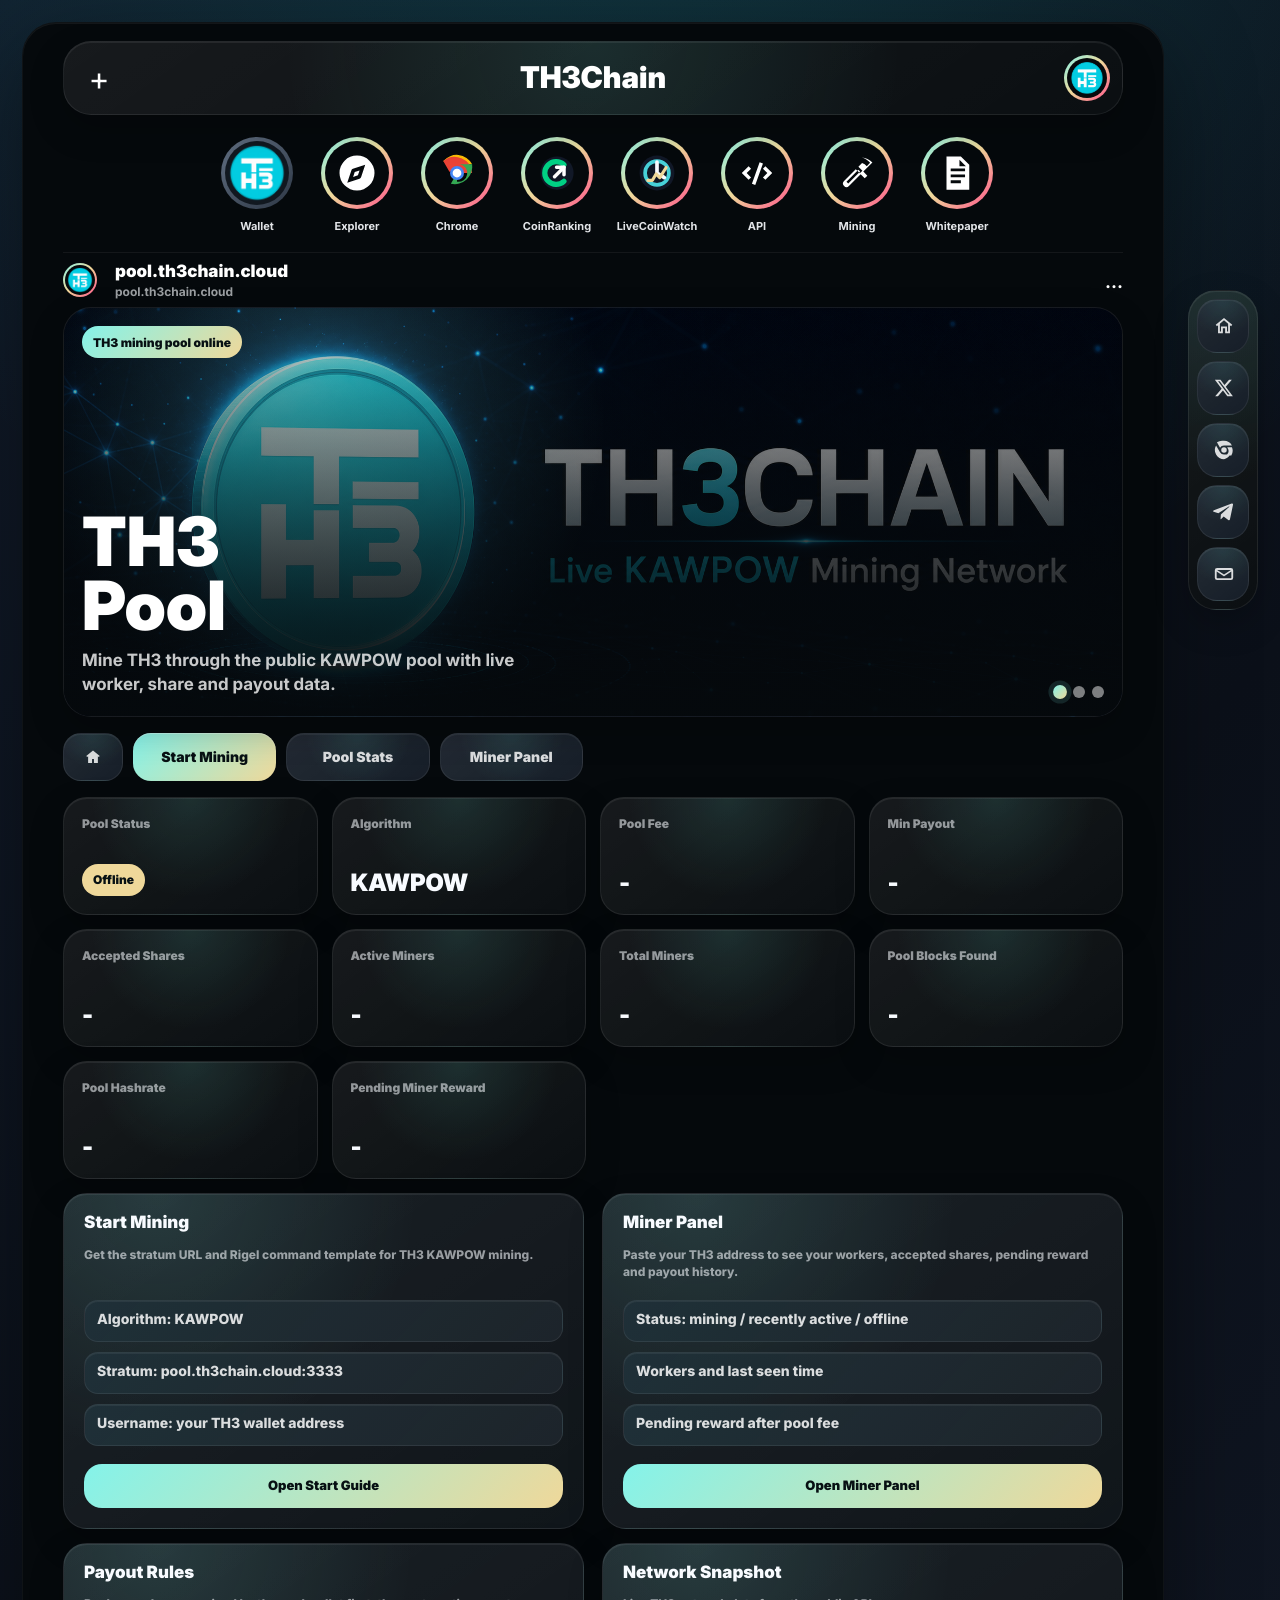
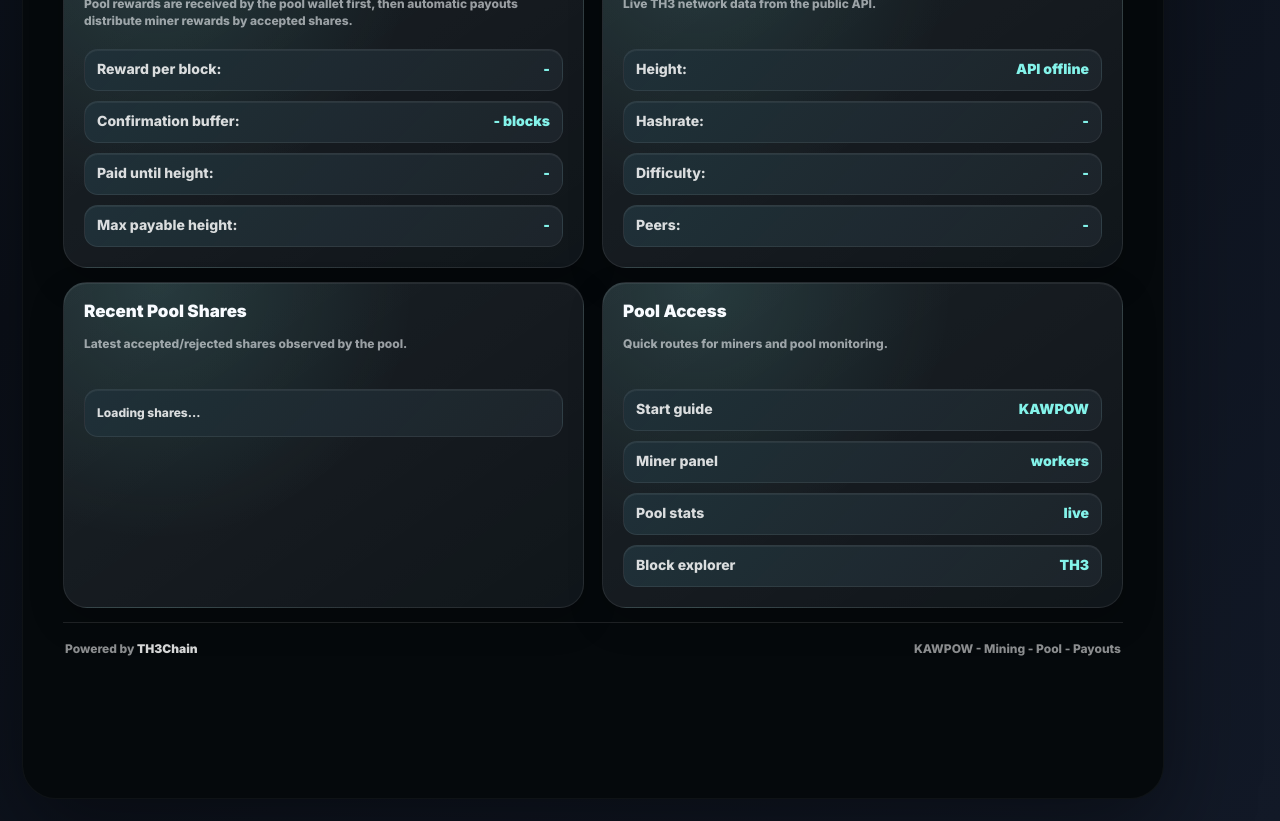
<file: index.html>
<!DOCTYPE html>
<html lang="en">
<head>
<meta charset="UTF-8">
<meta name="viewport" content="width=device-width, initial-scale=1.0">
<meta name="theme-color" content="#05090c">
<title>TH3 Pool | TH3Chain</title>
<link rel="stylesheet" href="/style.css?v=20260621-scrollhide">
<link rel="icon" type="image/png" href="/favicon.png">
<link rel="apple-touch-icon" href="/apple-touch-icon.png">
<meta property="og:title" content="TH3 Pool">
<meta property="og:image" content="https://pool.th3chain.cloud/assets/th3-logo.png?v=6">
<meta name="twitter:card" content="summary_large_image">
<meta name="twitter:title" content="TH3 Pool">
<meta name="twitter:image" content="https://pool.th3chain.cloud/assets/th3-logo.png?v=6">
</head>
<body>
<main class="phone">
  <header class="topbar">
    <a class="top-action" href="https://github.com/mathyias/TH3Coin" target="_blank" rel="noreferrer" aria-label="TH3 source">+</a>
    <h1>TH3Chain</h1>
    <img class="brand-mark" src="/assets/th3-logo.png" alt="TH3Chain">
  </header>

  <nav class="stories" aria-label="TH3 links">
    <a class="story" href="https://wallet.th3chain.cloud">
      <span class="story-ring"><img src="/assets/th3-logo.png" alt=""></span>
      <strong>Wallet</strong>
    </a>
    <a class="story" href="https://explorer.th3chain.cloud">
      <span class="story-ring">
        <svg viewBox="0 0 24 24" aria-hidden="true">
          <path fill="currentColor" d="M12 2a10 10 0 1 0 0 20 10 10 0 0 0 0-20Zm4.7 5.3-2.34 7.03a1.4 1.4 0 0 1-.9.9L6.43 17.57l2.34-7.03a1.4 1.4 0 0 1 .9-.9L16.7 7.3Zm-3.24 3.24-2.76.92-.92 2.76 2.76-.92.92-2.76Z"/>
        </svg>
      </span>
      <strong>Explorer</strong>
    </a>
    <a class="story" href="https://chromewebstore.google.com/detail/th3-wallet/kngpfocihoddeicehgikkgjbpkfnpial" target="_blank" rel="noreferrer">
      <span class="story-ring">
        <svg viewBox="0 0 24 24" aria-hidden="true">
          <path fill="#fbbc05" d="M12 12 4.15 5.2A10 10 0 0 1 20.66 7H12Z"/>
          <path fill="#ea4335" d="M12 12h8.66A10 10 0 0 0 4.15 5.2l3.52 6.1A5 5 0 0 1 12 12Z"/>
          <path fill="#34a853" d="M12 12 8.48 18.1A10 10 0 0 0 20.66 7H13.6A5 5 0 0 1 12 17Z"/>
          <path fill="#4285f4" d="M12 16a4 4 0 1 0 0-8 4 4 0 0 0 0 8Z"/>
          <path fill="#fff" d="M12 14.5a2.5 2.5 0 1 0 0-5 2.5 2.5 0 0 0 0 5Z"/>
        </svg>
      </span>
      <strong>Chrome</strong>
    </a>
    <a class="story" href="https://coinranking.com/coin/jFx1j88Fo+th3chain-th3" target="_blank" rel="noreferrer">
      <span class="story-ring">
        <svg viewBox="0 0 48 48" aria-hidden="true">
          <circle cx="24" cy="24" r="19" fill="#111827"/>
          <path d="M31.9 14.5a13 13 0 1 0 0 19" fill="none" stroke="#00d084" stroke-width="6" stroke-linecap="round"/>
          <path d="M23.5 17.5h8.5v8.5" fill="none" stroke="#fff" stroke-width="4" stroke-linecap="round" stroke-linejoin="round"/>
          <path d="M32 17.5 21.2 28.3" fill="none" stroke="#fff" stroke-width="4" stroke-linecap="round"/>
        </svg>
      </span>
      <strong>CoinRanking</strong>
    </a>
    <a class="story" href="https://www.livecoinwatch.com/price/TH3Chain-TH3" target="_blank" rel="noreferrer">
      <span class="story-ring livecoinwatch-ring" aria-hidden="true">
        <svg viewBox="0 0 48 48" focusable="false">
          <circle cx="24" cy="24" r="19" fill="#111827"/>
          <circle cx="24" cy="24" r="13" fill="none" stroke="#47d1d9" stroke-width="4"/>
          <path d="M24 12v12l8 5" fill="none" stroke="#f8fbff" stroke-width="4" stroke-linecap="round" stroke-linejoin="round"/>
          <path d="M14 32h5l4-7 4 4 7-11" fill="none" stroke="#efd89a" stroke-width="3.4" stroke-linecap="round" stroke-linejoin="round"/>
        </svg>
      </span>
      <strong>LiveCoinWatch</strong>
    </a>
    <a class="story" href="https://api.th3chain.cloud/" target="_blank" rel="noreferrer">
      <span class="story-ring api-ring" aria-hidden="true">
        <svg viewBox="0 0 24 24" focusable="false">
          <path fill="currentColor" d="M7.2 8.1 3.3 12l3.9 3.9 1.4-1.4L6.1 12l2.5-2.5-1.4-1.4Zm9.6 0-1.4 1.4 2.5 2.5-2.5 2.5 1.4 1.4 3.9-3.9-3.9-3.9ZM13.5 5.8 9.1 18.2l1.9.7 4.4-12.4-1.9-.7Z"/>
        </svg>
      </span>
      <strong>API</strong>
    </a>
    <a class="story" href="https://pool.th3chain.cloud">
      <span class="story-ring mining-ring" aria-hidden="true">
        <svg viewBox="0 0 24 24" focusable="false">
          <path fill="currentColor" d="M14.7 3.2c1.9.5 3.5 1.5 4.8 3l-1.9 1.9c-.7-.8-1.6-1.4-2.7-1.8l-2.1 2.1 2.3 2.3-1.5 1.5-2.3-2.3-6.7 6.7a2 2 0 0 0 0 2.8 2 2 0 0 0 2.8 0l6.7-6.7 2.3 2.3 1.5-1.5-2.3-2.3 5.2-5.2A11.2 11.2 0 0 0 14.7 3.2ZM7 18l-1-1 6.8-6.8 1 1L7 18Z"/>
        </svg>
      </span>
      <strong>Mining</strong>
    </a>
    <a class="story" href="https://th3chain.cloud/whitepaper.html">
      <span class="story-ring paper-ring" aria-hidden="true">
        <svg viewBox="0 0 24 24" focusable="false">
          <path fill="currentColor" d="M6 2.5h8.2L19 7.3V21.5H6V2.5Zm7.4 1.9v3.7h3.7L13.4 4.4ZM8.4 11h8.2V9.4H8.4V11Zm0 3.4h8.2v-1.6H8.4v1.6Zm0 3.4h5.8v-1.6H8.4v1.6Z"/>
        </svg>
      </span>
      <strong>Whitepaper</strong>
    </a>
  </nav>

  <section class="feed">
    <div class="post-head">
      <img class="avatar" src="/assets/th3-logo.png" alt="">
      <div>
        <strong>pool.th3chain.cloud</strong>
        <span>pool.th3chain.cloud</span>
      </div>
      <div class="dots">...</div>
    </div>

    <section class="hero">
      <div class="hero-card hero-slider" aria-label="TH3 pool news">
        <a class="hero-slide hero-slide-1 is-active" href="https://pool.th3chain.cloud">
          <span class="badge">TH3 mining pool online</span>
          <div>
            <h2>TH3<br>Pool</h2>
            <p>Mine TH3 through the public KAWPOW pool with live worker, share and payout data.</p>
          </div>
        </a>
        <a class="hero-slide hero-slide-2" href="https://coinranking.com/coin/jFx1j88Fo+th3chain-th3" target="_blank" rel="noreferrer">
          <span class="badge">CoinRanking listing live</span>
          <div>
            <h2>TH3<br>Listed</h2>
            <p>TH3Chain is visible on CoinRanking with public project data and live ecosystem links.</p>
          </div>
        </a>
        <a class="hero-slide hero-slide-3" href="https://www.livecoinwatch.com/price/TH3Chain-TH3" target="_blank" rel="noreferrer">
          <span class="badge">LiveCoinWatch listing live</span>
          <div>
            <h2>Live<br>Watch</h2>
            <p>TH3Chain is now listed on LiveCoinWatch with supply, markets and explorer references.</p>
          </div>
        </a>
        <div class="hero-dots" aria-label="News slides"><button class="is-active" type="button" aria-label="Pool news"></button><button type="button" aria-label="CoinRanking news"></button><button type="button" aria-label="LiveCoinWatch news"></button></div>
      </div>
    </section>

    <div class="actions pool-tabs">
      <a class="button pool-home-tab" href="/" aria-label="Pool home"><svg viewBox="0 0 24 24" aria-hidden="true"><path d="M12 3.2 3 10.6l1.28 1.54L5.5 11.13V20h5.25v-5.5h2.5V20h5.25v-8.87l1.22 1.01L21 10.6 12 3.2Z"/></svg><span>Home</span></a>
      <a class="button primary" href="/start.html">Start Mining</a>
      <a class="button" href="/stats.html">Pool Stats</a>
      <a class="button" href="/miner.html">Miner Panel</a>
    </div>

    <section class="stack pool-content">
<section class="grid">
    <div class="card">
      <div class="stat-label">Pool Status</div>
      <div class="stat-value">
        <span class="badge" id="poolStatus">Loading</span>
      </div>
    </div>

    <div class="card">
      <div class="stat-label">Algorithm</div>
      <div class="stat-value" id="algorithmValue">KAWPOW</div>
    </div>

    <div class="card">
      <div class="stat-label">Pool Fee</div>
      <div class="stat-value" id="poolFeeValue">-</div>
    </div>

    <div class="card">
      <div class="stat-label">Min Payout</div>
      <div class="stat-value" id="minPayoutValue">-</div>
    </div>
  </section>

  <section class="grid">
    <div class="card">
      <div class="stat-label">Accepted Shares</div>
      <div class="stat-value" id="sharesValue">-</div>
    </div>

    <div class="card">
      <div class="stat-label">Active Miners</div>
      <div class="stat-value" id="minersValue">-</div>
    </div>

    <div class="card">
      <div class="stat-label">Total Miners</div>
      <div class="stat-value" id="totalMinersValue">-</div>
    </div>

    <div class="card">
      <div class="stat-label">Pool Blocks Found</div>
      <div class="stat-value" id="blocksValue">-</div>
    </div>

    <div class="card">
      <div class="stat-label">Pool Hashrate</div>
      <div class="stat-value" id="poolHashrateValue">-</div>
    </div>

    <div class="card">
      <div class="stat-label">Pending Miner Reward</div>
      <div class="stat-value" id="pendingMinerRewardValue">-</div>
    </div>
  </section>

  <section class="pool-panels">
    <div class="card">
      <h3>Start Mining</h3>
      <p>
        Get the stratum URL and Rigel command template for TH3 KAWPOW mining.
      </p>

      <div class="steps">
        <div class="step">Algorithm: KAWPOW</div>
        <div class="step">Stratum: pool.th3chain.cloud:3333</div>
        <div class="step">Username: your TH3 wallet address</div>
      </div>

      <a class="btn btn-main" href="/start.html" style="width:100%;margin-top:14px;">
        Open Start Guide
      </a>
    </div>

    <div class="card">
      <h3>Miner Panel</h3>
      <p>
        Paste your TH3 address to see your workers, accepted shares,
        pending reward and payout history.
      </p>

      <div class="steps">
        <div class="step">Status: mining / recently active / offline</div>
        <div class="step">Workers and last seen time</div>
        <div class="step">Pending reward after pool fee</div>
      </div>

      <a class="btn btn-main" href="/miner.html" style="width:100%;margin-top:14px;">
        Open Miner Panel
      </a>
    </div>
  </section>

  <section class="pool-panels">
    <div class="card">
      <h3>Payout Rules</h3>
      <p>
        Pool rewards are received by the pool wallet first, then automatic payouts
        distribute miner rewards by accepted shares.
      </p>

      <div class="steps">
        <div class="step">Reward per block: <span id="rewardPerBlockValue">-</span></div>
        <div class="step">Confirmation buffer: <span><span id="confirmationBufferValue">-</span> blocks</span></div>
        <div class="step">Paid until height: <span id="paidUntilHeightValue">-</span></div>
        <div class="step">Max payable height: <span id="maxPayableHeightValue">-</span></div>
      </div>
    </div>

    <div class="card">
      <h3>Network Snapshot</h3>
      <p>Live TH3 network data from the public API.</p>

      <div class="steps">
        <div class="step">Height: <span id="heightValue">-</span></div>
        <div class="step">Hashrate: <span id="hashrateValue">-</span></div>
        <div class="step">Difficulty: <span id="difficultyValue">-</span></div>
        <div class="step">Peers: <span id="peersValue">-</span></div>
      </div>
    </div>
  </section>

  <section class="pool-panels">
    <div class="card">
      <h3>Recent Pool Shares</h3>
      <p class="muted">Latest accepted/rejected shares observed by the pool.</p>
      <div class="steps compact-shares" id="recentSharesList">
        <div class="step">Loading shares...</div>
      </div>
    </div>

    <div class="card">
      <h3>Pool Access</h3>
      <p class="muted">Quick routes for miners and pool monitoring.</p>
      <div class="steps">
        <a class="step" href="/start.html">Start guide <span>KAWPOW</span></a>
        <a class="step" href="/miner.html">Miner panel <span>workers</span></a>
        <a class="step" href="/stats.html">Pool stats <span>live</span></a>
        <a class="step" href="https://explorer.th3chain.cloud">Block explorer <span>TH3</span></a>
      </div>
    </div>
  </section>
      <footer class="powered-footer">
        <span>Powered by <strong>TH3Chain</strong></span>
        <span>KAWPOW - Mining - Pool - Payouts</span>
      </footer>
    </section>
  </section>

  <button class="menu-toggle" id="menuToggle" type="button" aria-expanded="false">Menu</button>
  <nav class="dock nav-links" id="navLinks" aria-label="Main navigation">
    <a href="https://th3chain.cloud" aria-label="Home"><svg viewBox="0 0 24 24" aria-hidden="true"><path d="M12 3.2 3 10.6l1.28 1.54L5.5 11.13V20h5.25v-5.5h2.5V20h5.25v-8.87l1.22 1.01L21 10.6 12 3.2Z"/></svg></a>
    <a href="https://wallet.th3chain.cloud" aria-label="Wallet"><svg viewBox="0 0 24 24" aria-hidden="true"><path d="M4.5 5h15A2.5 2.5 0 0 1 22 7.5v9A2.5 2.5 0 0 1 19.5 19h-15A2.5 2.5 0 0 1 2 16.5v-9A2.5 2.5 0 0 1 4.5 5Zm0 2A.5.5 0 0 0 4 7.5v9a.5.5 0 0 0 .5.5h15a.5.5 0 0 0 .5-.5V10H6V8h14v-.5a.5.5 0 0 0-.5-.5h-15Zm11 6H18v2h-2.5v-2Z"/></svg></a>
    <a href="https://explorer.th3chain.cloud" aria-label="Explorer"><svg viewBox="0 0 24 24" aria-hidden="true"><path d="M12 2a10 10 0 1 0 0 20 10 10 0 0 0 0-20Zm4.7 5.3-2.34 7.03a1.4 1.4 0 0 1-.9.9L6.43 17.57l2.34-7.03a1.4 1.4 0 0 1 .9-.9L16.7 7.3Z"/></svg></a>
    <a class="active" href="/" aria-label="Mining"><svg viewBox="0 0 24 24" aria-hidden="true"><path d="M13 2 4 14h6l-1 8 11-14h-7l1-6Z"/></svg></a>
    <a href="https://t.me/TH3ChainCloud" target="_blank" rel="noreferrer" aria-label="Telegram"><svg viewBox="0 0 24 24" aria-hidden="true"><path d="M21.78 4.36 18.5 19.82c-.25 1.1-.9 1.36-1.82.85l-5.02-3.7-2.42 2.33c-.27.27-.5.5-1.03.5l.37-5.1 9.28-8.39c.4-.36-.09-.56-.62-.2L5.77 13.34.83 11.8c-1.07-.34-1.09-1.07.22-1.58L20.4 2.76c.9-.33 1.68.2 1.38 1.6Z"/></svg></a>
  </nav>

  <aside class="social-rail" aria-label="TH3 social links">
    <a class="rail-link" href="https://th3chain.cloud" target="_blank" rel="noreferrer" aria-label="Main page">
      <span class="rail-icon" aria-hidden="true">
        <svg viewBox="0 0 24 24" focusable="false">
          <path d="M12 3.2 3 10.6l1.28 1.54L5.5 11.13V20h5.25v-5.5h2.5V20h5.25v-8.87l1.22 1.01L21 10.6 12 3.2Zm4.5 14.8h-1.25v-5.5h-6.5V18H7.5v-8.52L12 5.78l4.5 3.7V18Z"/>
        </svg>
      </span>
      <span class="rail-label">Main Page</span>
    </a>

    <a class="rail-link" href="https://x.com/TH3ChainCloud" target="_blank" rel="noreferrer" aria-label="Twitter">
      <span class="rail-icon" aria-hidden="true">
        <svg viewBox="0 0 24 24" focusable="false">
          <path d="M17.53 3h3.02l-6.6 7.55L21.7 21h-6.08l-4.76-6.22L5.42 21H2.38l7.06-8.07L2 3h6.23l4.3 5.69L17.53 3Zm-1.06 16.16h1.67L7.32 4.74H5.53l10.94 14.42Z"/>
        </svg>
      </span>
      <span class="rail-label">Twitter</span>
    </a>

    <a class="rail-link" href="https://chromewebstore.google.com/detail/th3-wallet/kngpfocihoddeicehgikkgjbpkfnpial" target="_blank" rel="noreferrer" aria-label="Chrome">
      <span class="rail-icon" aria-hidden="true">
        <svg viewBox="0 0 24 24" focusable="false">
          <path d="M12 2a10 10 0 0 1 8.66 5H12a5 5 0 0 0-4.33 2.5L4.3 3.66A9.96 9.96 0 0 1 12 2Zm0 20a10 10 0 0 1-8.66-15l4.33 7.5A5 5 0 0 0 12 17h6.74A9.98 9.98 0 0 1 12 22Zm8.66-13A10 10 0 0 1 20 18h-8a5 5 0 0 0 4.33-7.5L15.46 9h5.2ZM12 9a3 3 0 1 1 0 6 3 3 0 0 1 0-6Z"/>
        </svg>
      </span>
      <span class="rail-label">Chrome</span>
    </a>

    <a class="rail-link" href="https://t.me/TH3ChainCloud" target="_blank" rel="noreferrer" aria-label="Telegram">
      <span class="rail-icon" aria-hidden="true">
        <svg viewBox="0 0 24 24" focusable="false">
          <path d="M21.78 4.36 18.5 19.82c-.25 1.1-.9 1.36-1.82.85l-5.02-3.7-2.42 2.33c-.27.27-.5.5-1.03.5l.37-5.1 9.28-8.39c.4-.36-.09-.56-.62-.2L5.77 13.34.83 11.8c-1.07-.34-1.09-1.07.22-1.58L20.4 2.76c.9-.33 1.68.2 1.38 1.6Z"/>
        </svg>
      </span>
      <span class="rail-label">Telegram</span>
    </a>

    <a class="rail-link" href="mailto:contact@th3chain.cloud" aria-label="Contact">
      <span class="rail-icon" aria-hidden="true">
        <svg viewBox="0 0 24 24" focusable="false">
          <path d="M4.5 5.5h15A2.5 2.5 0 0 1 22 8v8a2.5 2.5 0 0 1-2.5 2.5h-15A2.5 2.5 0 0 1 2 16V8a2.5 2.5 0 0 1 2.5-2.5Zm0 2 7.5 5.05L19.5 7.5h-15Zm15 9A.5.5 0 0 0 20 16V9.28l-7.44 5.02a1 1 0 0 1-1.12 0L4 9.28V16a.5.5 0 0 0 .5.5h15Z"/>
        </svg>
      </span>
      <span class="rail-label">Contact</span>
    </a>
  </aside>
</main>

<script>
function initHeroNews(){
  const sliders = document.querySelectorAll('.hero-slider');
  sliders.forEach((slider) => {
    const slides = Array.from(slider.querySelectorAll('.hero-slide'));
    const dots = Array.from(slider.querySelectorAll('.hero-dots button'));
    if(!slides.length || !dots.length) return;

    let index = Math.max(0, slides.findIndex((slide) => slide.classList.contains('is-active')));
    let timer;
    const setActive = (next) => {
      index = (next + slides.length) % slides.length;
      slides.forEach((slide, i) => slide.classList.toggle('is-active', i === index));
      dots.forEach((dot, i) => dot.classList.toggle('is-active', i === index));
    };
    const start = () => {
      clearInterval(timer);
      timer = setInterval(() => setActive(index + 1), 5000);
    };

    dots.forEach((dot, i) => dot.addEventListener('click', (event) => {
      event.preventDefault();
      event.stopPropagation();
      setActive(i);
      start();
    }));
    setActive(index);
    start();
  });
}

initHeroNews();
</script>
<script>
const NETWORK_API = 'https://api.th3chain.cloud/api/network';
const POOL_API = 'https://pool.th3chain.cloud/api/pool/stats';

function th3(value){
  return `${Number(value || 0).toFixed(8)} TH3`;
}

function formatHashrate(value){
  const rate = Number(value || 0);
  if(rate >= 1e12) return `${(rate / 1e12).toFixed(2)} TH/s`;
  if(rate >= 1e9) return `${(rate / 1e9).toFixed(2)} GH/s`;
  if(rate >= 1e6) return `${(rate / 1e6).toFixed(2)} MH/s`;
  if(rate >= 1e3) return `${(rate / 1e3).toFixed(2)} KH/s`;
  return `${rate.toFixed(2)} H/s`;
}

function fmtDate(value){
  if(!value) return '-';
  return new Date(value).toLocaleString();
}

function short(value){
  if(!value) return '';
  if(value.length <= 20) return value;
  return `${value.slice(0, 12)}...${value.slice(-8)}`;
}

async function loadNetwork(){
  try{
    const res = await fetch(NETWORK_API);
    const data = await res.json();

    document.getElementById('heightValue').textContent = data.height ?? '-';
    document.getElementById('hashrateValue').textContent = formatHashrate(data.hashrate);
    document.getElementById('difficultyValue').textContent = data.difficulty ?? '-';
    document.getElementById('peersValue').textContent = data.peers ?? '-';
  }catch(e){
    document.getElementById('heightValue').textContent = 'API offline';
  }
}

async function loadPool(){
  try{
    const res = await fetch(POOL_API);
    const data = await res.json();

    document.getElementById('poolStatus').textContent = data.online ? 'Online' : 'Offline';
    document.getElementById('algorithmValue').textContent = (data.algorithm || 'kawpow').toUpperCase();
    document.getElementById('poolFeeValue').textContent = `${data.poolFeePercent ?? 0}%`;
    document.getElementById('minPayoutValue').textContent = th3(data.minPayout);
    document.getElementById('sharesValue').textContent = data.validShares ?? 0;
    document.getElementById('minersValue').textContent = data.activeMinerCount ?? data.minerCount ?? 0;
    document.getElementById('totalMinersValue').textContent = data.totalMinerCount ?? data.minerCount ?? 0;
    document.getElementById('blocksValue').textContent = data.validBlocks ?? 0;
    document.getElementById('poolHashrateValue').textContent = formatHashrate(data.hashrate);
    document.getElementById('pendingMinerRewardValue').textContent = th3(data.pendingMinerReward);
    document.getElementById('rewardPerBlockValue').textContent = th3(data.rewardPerBlock);
    document.getElementById('confirmationBufferValue').textContent = data.confirmationBuffer ?? '-';
    document.getElementById('paidUntilHeightValue').textContent = data.paidUntilHeight ?? '-';
    document.getElementById('maxPayableHeightValue').textContent = data.maxPayableHeight ?? '-';

    renderRecentShares(data.recentShares || []);
  }catch(e){
    document.getElementById('poolStatus').textContent = 'Offline';
    document.getElementById('poolStatus').className = 'badge badge-warn';
  }
}

function renderRecentShares(shares){
  const list = document.getElementById('recentSharesList');

  if(!shares.length){
    list.innerHTML = '<div class="step">No shares yet.</div>';
    return;
  }

  list.innerHTML = shares.slice(0, 10).map((share) => `
    <div class="row">
      <strong>${short(share.address || 'unknown')}</strong>
      <span>${share.validShare ? 'Accepted' : 'Rejected'} ${share.validBlock ? '| Block' : '| Share'}<br>${fmtDate(share.time)}</span>
    </div>
  `).join('');
}

loadNetwork();
loadPool();
setInterval(loadNetwork, 15000);
setInterval(loadPool, 10000);
</script>

<script>
document.querySelectorAll('.menu-toggle').forEach((button) => {
  const nav = button.closest('nav');
  const links = nav ? nav.querySelector('.nav-links') : null;

  if (!links) return;

  button.addEventListener('click', () => {
    const open = links.classList.toggle('open');
    button.setAttribute('aria-expanded', open ? 'true' : 'false');
  });

  links.querySelectorAll('a').forEach((link) => {
    link.addEventListener('click', () => {
      links.classList.remove('open');
      button.setAttribute('aria-expanded', 'false');
    });
  });
});
</script>
</body>
</html>
</file>
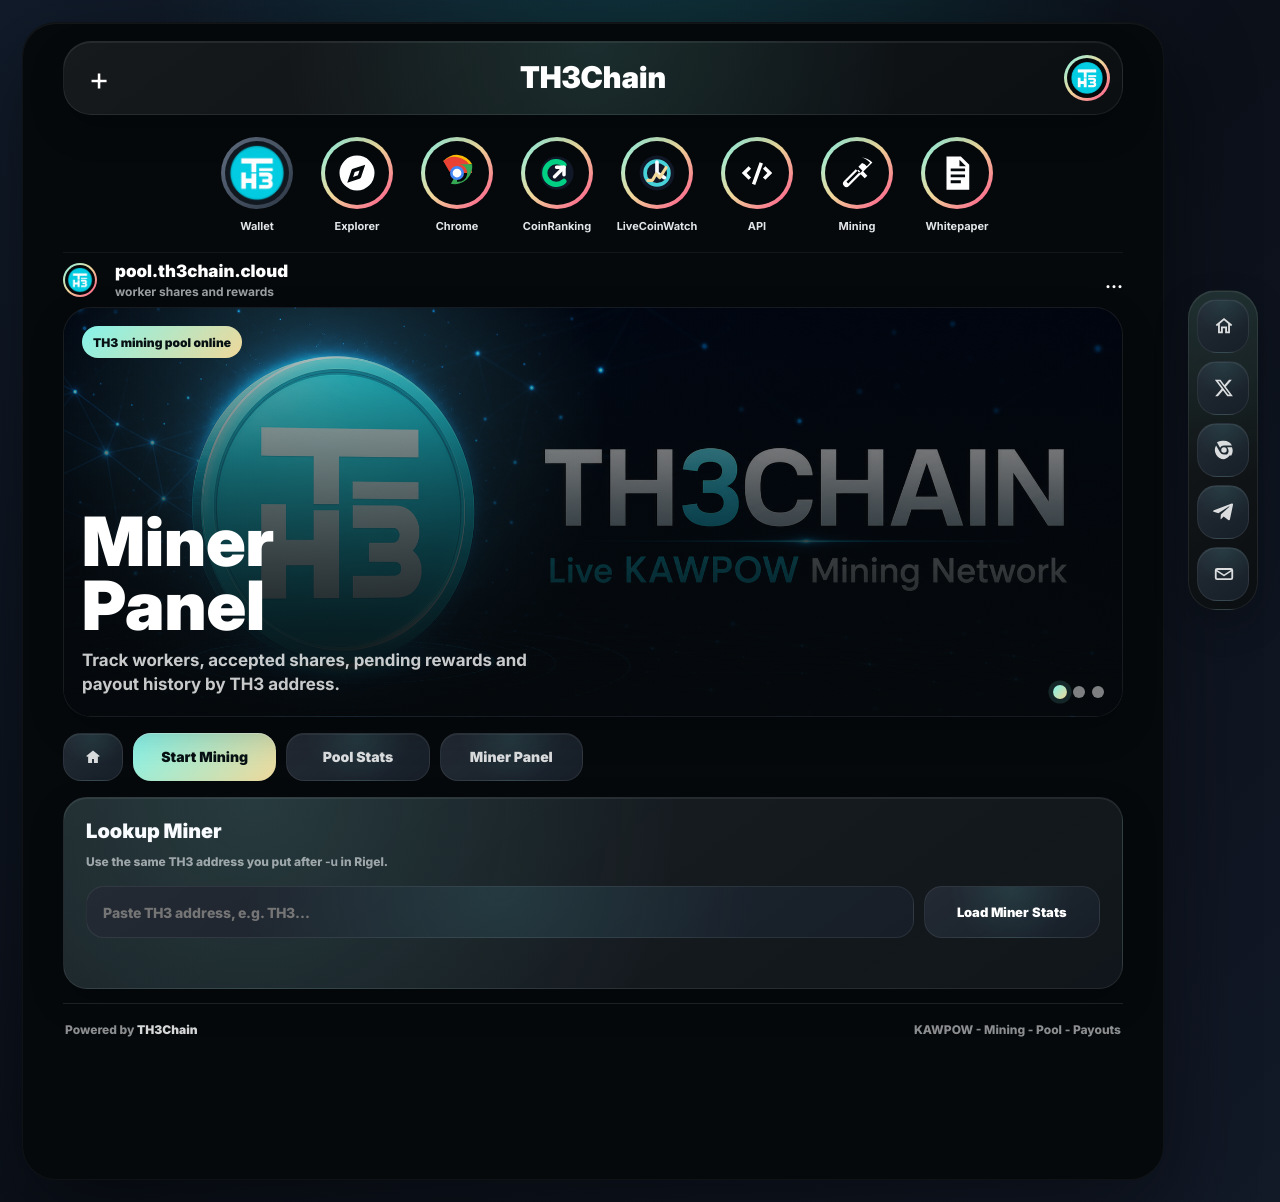
<file: miner.html>
<!DOCTYPE html>
<html lang="en">
<head>
<meta charset="UTF-8">
<meta name="viewport" content="width=device-width, initial-scale=1.0">
<meta name="theme-color" content="#05090c">
<title>Miner Panel | TH3Chain</title>
<link rel="stylesheet" href="/style.css?v=20260621-scrollhide">
<link rel="icon" type="image/png" href="/favicon.png">
<link rel="apple-touch-icon" href="/apple-touch-icon.png">
<meta property="og:title" content="Miner Panel">
<meta property="og:image" content="https://pool.th3chain.cloud/assets/th3-logo.png?v=6">
<meta name="twitter:card" content="summary_large_image">
<meta name="twitter:title" content="Miner Panel">
<meta name="twitter:image" content="https://pool.th3chain.cloud/assets/th3-logo.png?v=6">
</head>
<body>
<main class="phone">
  <header class="topbar">
    <a class="top-action" href="https://github.com/mathyias/TH3Coin" target="_blank" rel="noreferrer" aria-label="TH3 source">+</a>
    <h1>TH3Chain</h1>
    <img class="brand-mark" src="/assets/th3-logo.png" alt="TH3Chain">
  </header>

  <nav class="stories" aria-label="TH3 links">
    <a class="story" href="https://wallet.th3chain.cloud">
      <span class="story-ring"><img src="/assets/th3-logo.png" alt=""></span>
      <strong>Wallet</strong>
    </a>
    <a class="story" href="https://explorer.th3chain.cloud">
      <span class="story-ring">
        <svg viewBox="0 0 24 24" aria-hidden="true">
          <path fill="currentColor" d="M12 2a10 10 0 1 0 0 20 10 10 0 0 0 0-20Zm4.7 5.3-2.34 7.03a1.4 1.4 0 0 1-.9.9L6.43 17.57l2.34-7.03a1.4 1.4 0 0 1 .9-.9L16.7 7.3Zm-3.24 3.24-2.76.92-.92 2.76 2.76-.92.92-2.76Z"/>
        </svg>
      </span>
      <strong>Explorer</strong>
    </a>
    <a class="story" href="https://chromewebstore.google.com/detail/th3-wallet/kngpfocihoddeicehgikkgjbpkfnpial" target="_blank" rel="noreferrer">
      <span class="story-ring">
        <svg viewBox="0 0 24 24" aria-hidden="true">
          <path fill="#fbbc05" d="M12 12 4.15 5.2A10 10 0 0 1 20.66 7H12Z"/>
          <path fill="#ea4335" d="M12 12h8.66A10 10 0 0 0 4.15 5.2l3.52 6.1A5 5 0 0 1 12 12Z"/>
          <path fill="#34a853" d="M12 12 8.48 18.1A10 10 0 0 0 20.66 7H13.6A5 5 0 0 1 12 17Z"/>
          <path fill="#4285f4" d="M12 16a4 4 0 1 0 0-8 4 4 0 0 0 0 8Z"/>
          <path fill="#fff" d="M12 14.5a2.5 2.5 0 1 0 0-5 2.5 2.5 0 0 0 0 5Z"/>
        </svg>
      </span>
      <strong>Chrome</strong>
    </a>
    <a class="story" href="https://coinranking.com/coin/jFx1j88Fo+th3chain-th3" target="_blank" rel="noreferrer">
      <span class="story-ring">
        <svg viewBox="0 0 48 48" aria-hidden="true">
          <circle cx="24" cy="24" r="19" fill="#111827"/>
          <path d="M31.9 14.5a13 13 0 1 0 0 19" fill="none" stroke="#00d084" stroke-width="6" stroke-linecap="round"/>
          <path d="M23.5 17.5h8.5v8.5" fill="none" stroke="#fff" stroke-width="4" stroke-linecap="round" stroke-linejoin="round"/>
          <path d="M32 17.5 21.2 28.3" fill="none" stroke="#fff" stroke-width="4" stroke-linecap="round"/>
        </svg>
      </span>
      <strong>CoinRanking</strong>
    </a>
    <a class="story" href="https://www.livecoinwatch.com/price/TH3Chain-TH3" target="_blank" rel="noreferrer">
      <span class="story-ring livecoinwatch-ring" aria-hidden="true">
        <svg viewBox="0 0 48 48" focusable="false">
          <circle cx="24" cy="24" r="19" fill="#111827"/>
          <circle cx="24" cy="24" r="13" fill="none" stroke="#47d1d9" stroke-width="4"/>
          <path d="M24 12v12l8 5" fill="none" stroke="#f8fbff" stroke-width="4" stroke-linecap="round" stroke-linejoin="round"/>
          <path d="M14 32h5l4-7 4 4 7-11" fill="none" stroke="#efd89a" stroke-width="3.4" stroke-linecap="round" stroke-linejoin="round"/>
        </svg>
      </span>
      <strong>LiveCoinWatch</strong>
    </a>
    <a class="story" href="https://api.th3chain.cloud/" target="_blank" rel="noreferrer">
      <span class="story-ring api-ring" aria-hidden="true">
        <svg viewBox="0 0 24 24" focusable="false">
          <path fill="currentColor" d="M7.2 8.1 3.3 12l3.9 3.9 1.4-1.4L6.1 12l2.5-2.5-1.4-1.4Zm9.6 0-1.4 1.4 2.5 2.5-2.5 2.5 1.4 1.4 3.9-3.9-3.9-3.9ZM13.5 5.8 9.1 18.2l1.9.7 4.4-12.4-1.9-.7Z"/>
        </svg>
      </span>
      <strong>API</strong>
    </a>
    <a class="story" href="https://pool.th3chain.cloud">
      <span class="story-ring mining-ring" aria-hidden="true">
        <svg viewBox="0 0 24 24" focusable="false">
          <path fill="currentColor" d="M14.7 3.2c1.9.5 3.5 1.5 4.8 3l-1.9 1.9c-.7-.8-1.6-1.4-2.7-1.8l-2.1 2.1 2.3 2.3-1.5 1.5-2.3-2.3-6.7 6.7a2 2 0 0 0 0 2.8 2 2 0 0 0 2.8 0l6.7-6.7 2.3 2.3 1.5-1.5-2.3-2.3 5.2-5.2A11.2 11.2 0 0 0 14.7 3.2ZM7 18l-1-1 6.8-6.8 1 1L7 18Z"/>
        </svg>
      </span>
      <strong>Mining</strong>
    </a>
    <a class="story" href="https://th3chain.cloud/whitepaper.html">
      <span class="story-ring paper-ring" aria-hidden="true">
        <svg viewBox="0 0 24 24" focusable="false">
          <path fill="currentColor" d="M6 2.5h8.2L19 7.3V21.5H6V2.5Zm7.4 1.9v3.7h3.7L13.4 4.4ZM8.4 11h8.2V9.4H8.4V11Zm0 3.4h8.2v-1.6H8.4v1.6Zm0 3.4h5.8v-1.6H8.4v1.6Z"/>
        </svg>
      </span>
      <strong>Whitepaper</strong>
    </a>
  </nav>

  <section class="feed">
    <div class="post-head">
      <img class="avatar" src="/assets/th3-logo.png" alt="">
      <div>
        <strong>pool.th3chain.cloud</strong>
        <span>worker shares and rewards</span>
      </div>
      <div class="dots">...</div>
    </div>

    <section class="hero">
      <div class="hero-card hero-slider" aria-label="TH3 pool news">
        <a class="hero-slide hero-slide-1 is-active" href="https://pool.th3chain.cloud">
          <span class="badge">TH3 mining pool online</span>
          <div>
            <h2>Miner<br>Panel</h2>
            <p>Track workers, accepted shares, pending rewards and payout history by TH3 address.</p>
          </div>
        </a>
        <a class="hero-slide hero-slide-2" href="https://coinranking.com/coin/jFx1j88Fo+th3chain-th3" target="_blank" rel="noreferrer">
          <span class="badge">CoinRanking listing live</span>
          <div>
            <h2>TH3<br>Listed</h2>
            <p>TH3Chain is visible on CoinRanking with public project data and live ecosystem links.</p>
          </div>
        </a>
        <a class="hero-slide hero-slide-3" href="https://www.livecoinwatch.com/price/TH3Chain-TH3" target="_blank" rel="noreferrer">
          <span class="badge">LiveCoinWatch listing live</span>
          <div>
            <h2>Live<br>Watch</h2>
            <p>TH3Chain is now listed on LiveCoinWatch with supply, markets and explorer references.</p>
          </div>
        </a>
        <div class="hero-dots" aria-label="News slides"><button class="is-active" type="button" aria-label="Pool news"></button><button type="button" aria-label="CoinRanking news"></button><button type="button" aria-label="LiveCoinWatch news"></button></div>
      </div>
    </section>

    <div class="actions pool-tabs">
      <a class="button pool-home-tab" href="/" aria-label="Pool home"><svg viewBox="0 0 24 24" aria-hidden="true"><path d="M12 3.2 3 10.6l1.28 1.54L5.5 11.13V20h5.25v-5.5h2.5V20h5.25v-8.87l1.22 1.01L21 10.6 12 3.2Z"/></svg><span>Home</span></a>
      <a class="button primary" href="/start.html">Start Mining</a>
      <a class="button" href="/stats.html">Pool Stats</a>
      <a class="button" href="/miner.html">Miner Panel</a>
    </div>

    <section class="stack pool-content">
<section class="card lookup-card">
    <h3>Lookup Miner</h3>
    <p class="muted">Use the same TH3 address you put after <strong>-u</strong> in Rigel.</p>

    <div class="lookup-form">
      <input id="minerAddress" placeholder="Paste TH3 address, e.g. TH3..." autocomplete="off">
      <button class="search-btn" id="minerActionButton" type="button">Load Miner Stats</button>
      <div class="error" id="minerError"></div>
    </div>
  </section>

  <section id="minerPanel" class="is-hidden">
    <section class="grid">
      <div class="card">
        <div class="stat-label">Status</div>
        <div class="stat-value" id="minerStatus">-</div>
      </div>

      <div class="card">
        <div class="stat-label">Accepted Shares</div>
        <div class="stat-value" id="minerValidShares">-</div>
      </div>

      <div class="card">
        <div class="stat-label">Pending Reward</div>
        <div class="stat-value" id="pendingReward">-</div>
      </div>

      <div class="card">
        <div class="stat-label">Last Seen</div>
        <div class="stat-value" id="minerLastSeen">-</div>
      </div>
    </section>

    <section class="grid">
      <div class="card">
        <div class="stat-label">Rejected Shares</div>
        <div class="stat-value" id="minerInvalidShares">-</div>
      </div>

      <div class="card">
        <div class="stat-label">Miner Blocks Found</div>
        <div class="stat-value" id="minerBlocks">-</div>
      </div>

      <div class="card">
        <div class="stat-label">Miner Hashrate</div>
        <div class="stat-value" id="minerHashrate">-</div>
      </div>

      <div class="card">
        <div class="stat-label">Share Percent</div>
        <div class="stat-value" id="pendingSharePercent">-</div>
      </div>

      <div class="card">
        <div class="stat-label">Minimum Payout</div>
        <div class="stat-value" id="minPayout">-</div>
      </div>
    </section>

    <section class="stack">
      <div class="card">
        <h3>Workers</h3>
        <div class="steps miner-list" id="workersList"></div>

        <div class="subpanel last-payout-inline">
          <h4>Last Payout</h4>
          <div class="steps payout-state">
            <div class="step">TXID: <span id="lastPayoutTxid">-</span></div>
            <div class="step">Time: <span id="lastPayoutTime">-</span></div>
            <div class="step">Paid until height: <span id="paidUntilHeight">-</span></div>
            <div class="step">Max payable height: <span id="maxPayableHeight">-</span></div>
          </div>
        </div>
      </div>

      <div class="card">
        <h3>Payouts</h3>
        <div class="steps" id="payoutList"></div>
      </div>
    </section>
  </section>
      <footer class="powered-footer">
        <span>Powered by <strong>TH3Chain</strong></span>
        <span>KAWPOW - Mining - Pool - Payouts</span>
      </footer>
    </section>
  </section>

  <button class="menu-toggle" id="menuToggle" type="button" aria-expanded="false">Menu</button>
  <nav class="dock nav-links" id="navLinks" aria-label="Main navigation">
    <a href="https://th3chain.cloud" aria-label="Home"><svg viewBox="0 0 24 24" aria-hidden="true"><path d="M12 3.2 3 10.6l1.28 1.54L5.5 11.13V20h5.25v-5.5h2.5V20h5.25v-8.87l1.22 1.01L21 10.6 12 3.2Z"/></svg></a>
    <a href="https://wallet.th3chain.cloud" aria-label="Wallet"><svg viewBox="0 0 24 24" aria-hidden="true"><path d="M4.5 5h15A2.5 2.5 0 0 1 22 7.5v9A2.5 2.5 0 0 1 19.5 19h-15A2.5 2.5 0 0 1 2 16.5v-9A2.5 2.5 0 0 1 4.5 5Zm0 2A.5.5 0 0 0 4 7.5v9a.5.5 0 0 0 .5.5h15a.5.5 0 0 0 .5-.5V10H6V8h14v-.5a.5.5 0 0 0-.5-.5h-15Zm11 6H18v2h-2.5v-2Z"/></svg></a>
    <a href="https://explorer.th3chain.cloud" aria-label="Explorer"><svg viewBox="0 0 24 24" aria-hidden="true"><path d="M12 2a10 10 0 1 0 0 20 10 10 0 0 0 0-20Zm4.7 5.3-2.34 7.03a1.4 1.4 0 0 1-.9.9L6.43 17.57l2.34-7.03a1.4 1.4 0 0 1 .9-.9L16.7 7.3Z"/></svg></a>
    <a class="active" href="/" aria-label="Mining"><svg viewBox="0 0 24 24" aria-hidden="true"><path d="M13 2 4 14h6l-1 8 11-14h-7l1-6Z"/></svg></a>
    <a href="https://t.me/TH3ChainCloud" target="_blank" rel="noreferrer" aria-label="Telegram"><svg viewBox="0 0 24 24" aria-hidden="true"><path d="M21.78 4.36 18.5 19.82c-.25 1.1-.9 1.36-1.82.85l-5.02-3.7-2.42 2.33c-.27.27-.5.5-1.03.5l.37-5.1 9.28-8.39c.4-.36-.09-.56-.62-.2L5.77 13.34.83 11.8c-1.07-.34-1.09-1.07.22-1.58L20.4 2.76c.9-.33 1.68.2 1.38 1.6Z"/></svg></a>
  </nav>

  <aside class="social-rail" aria-label="TH3 social links">
    <a class="rail-link" href="https://th3chain.cloud" target="_blank" rel="noreferrer" aria-label="Main page">
      <span class="rail-icon" aria-hidden="true">
        <svg viewBox="0 0 24 24" focusable="false">
          <path d="M12 3.2 3 10.6l1.28 1.54L5.5 11.13V20h5.25v-5.5h2.5V20h5.25v-8.87l1.22 1.01L21 10.6 12 3.2Zm4.5 14.8h-1.25v-5.5h-6.5V18H7.5v-8.52L12 5.78l4.5 3.7V18Z"/>
        </svg>
      </span>
      <span class="rail-label">Main Page</span>
    </a>

    <a class="rail-link" href="https://x.com/TH3ChainCloud" target="_blank" rel="noreferrer" aria-label="Twitter">
      <span class="rail-icon" aria-hidden="true">
        <svg viewBox="0 0 24 24" focusable="false">
          <path d="M17.53 3h3.02l-6.6 7.55L21.7 21h-6.08l-4.76-6.22L5.42 21H2.38l7.06-8.07L2 3h6.23l4.3 5.69L17.53 3Zm-1.06 16.16h1.67L7.32 4.74H5.53l10.94 14.42Z"/>
        </svg>
      </span>
      <span class="rail-label">Twitter</span>
    </a>

    <a class="rail-link" href="https://chromewebstore.google.com/detail/th3-wallet/kngpfocihoddeicehgikkgjbpkfnpial" target="_blank" rel="noreferrer" aria-label="Chrome">
      <span class="rail-icon" aria-hidden="true">
        <svg viewBox="0 0 24 24" focusable="false">
          <path d="M12 2a10 10 0 0 1 8.66 5H12a5 5 0 0 0-4.33 2.5L4.3 3.66A9.96 9.96 0 0 1 12 2Zm0 20a10 10 0 0 1-8.66-15l4.33 7.5A5 5 0 0 0 12 17h6.74A9.98 9.98 0 0 1 12 22Zm8.66-13A10 10 0 0 1 20 18h-8a5 5 0 0 0 4.33-7.5L15.46 9h5.2ZM12 9a3 3 0 1 1 0 6 3 3 0 0 1 0-6Z"/>
        </svg>
      </span>
      <span class="rail-label">Chrome</span>
    </a>

    <a class="rail-link" href="https://t.me/TH3ChainCloud" target="_blank" rel="noreferrer" aria-label="Telegram">
      <span class="rail-icon" aria-hidden="true">
        <svg viewBox="0 0 24 24" focusable="false">
          <path d="M21.78 4.36 18.5 19.82c-.25 1.1-.9 1.36-1.82.85l-5.02-3.7-2.42 2.33c-.27.27-.5.5-1.03.5l.37-5.1 9.28-8.39c.4-.36-.09-.56-.62-.2L5.77 13.34.83 11.8c-1.07-.34-1.09-1.07.22-1.58L20.4 2.76c.9-.33 1.68.2 1.38 1.6Z"/>
        </svg>
      </span>
      <span class="rail-label">Telegram</span>
    </a>

    <a class="rail-link" href="mailto:contact@th3chain.cloud" aria-label="Contact">
      <span class="rail-icon" aria-hidden="true">
        <svg viewBox="0 0 24 24" focusable="false">
          <path d="M4.5 5.5h15A2.5 2.5 0 0 1 22 8v8a2.5 2.5 0 0 1-2.5 2.5h-15A2.5 2.5 0 0 1 2 16V8a2.5 2.5 0 0 1 2.5-2.5Zm0 2 7.5 5.05L19.5 7.5h-15Zm15 9A.5.5 0 0 0 20 16V9.28l-7.44 5.02a1 1 0 0 1-1.12 0L4 9.28V16a.5.5 0 0 0 .5.5h15Z"/>
        </svg>
      </span>
      <span class="rail-label">Contact</span>
    </a>
  </aside>
</main>

<script>
function initHeroNews(){
  const sliders = document.querySelectorAll('.hero-slider');
  sliders.forEach((slider) => {
    const slides = Array.from(slider.querySelectorAll('.hero-slide'));
    const dots = Array.from(slider.querySelectorAll('.hero-dots button'));
    if(!slides.length || !dots.length) return;

    let index = Math.max(0, slides.findIndex((slide) => slide.classList.contains('is-active')));
    let timer;
    const setActive = (next) => {
      index = (next + slides.length) % slides.length;
      slides.forEach((slide, i) => slide.classList.toggle('is-active', i === index));
      dots.forEach((dot, i) => dot.classList.toggle('is-active', i === index));
    };
    const start = () => {
      clearInterval(timer);
      timer = setInterval(() => setActive(index + 1), 5000);
    };

    dots.forEach((dot, i) => dot.addEventListener('click', (event) => {
      event.preventDefault();
      event.stopPropagation();
      setActive(i);
      start();
    }));
    setActive(index);
    start();
  });
}

initHeroNews();
</script>
<script>
const MINER_API = 'https://pool.th3chain.cloud/api/miner';
const STORAGE_KEY = 'th3_miner_address';
const REFRESH_MS = 8000;

let refreshTimer = null;
let currentAddress = localStorage.getItem(STORAGE_KEY) || '';

const input = document.getElementById('minerAddress');
const errorBox = document.getElementById('minerError');
const panel = document.getElementById('minerPanel');
const actionButton = document.getElementById('minerActionButton');

panel.classList.add("is-hidden");
updateMinerAction(false);

if (currentAddress) {
  input.value = currentAddress;
  loadMiner(true);
}

actionButton.addEventListener('click', () => {
  if (currentAddress) {
    if (!panel.classList.contains('is-hidden')) {
      clearMinerAddress();
      return;
    }
  }

  loadMiner(false);
});

input.addEventListener('keydown', (event) => {
  if (event.key === 'Enter') {
    loadMiner(false);
  }
});

function clearMinerAddress() {
  currentAddress = '';
  localStorage.removeItem(STORAGE_KEY);
  input.value = '';
  errorBox.textContent = '';
  panel.classList.add('is-hidden');

  if (refreshTimer) {
    clearInterval(refreshTimer);
    refreshTimer = null;
  }

  updateMinerAction(false);
  input.focus();
}

function updateMinerAction(loaded) {
  actionButton.textContent = loaded ? 'Clear Address' : 'Load Miner Stats';
  actionButton.classList.toggle('clear-mode', loaded);
}

function startAutoRefresh() {
  if (refreshTimer) {
    clearInterval(refreshTimer);
  }

  refreshTimer = setInterval(() => {
    if (currentAddress) {
      loadMiner(true);
    }
  }, REFRESH_MS);
}

function th3(value) {
  return `${Number(value || 0).toFixed(8)} TH3`;
}

function percent(value) {
  return `${Number(value || 0).toFixed(2)}%`;
}

function fmtDate(value) {
  if (!value) return '-';
  return new Date(value).toLocaleString();
}

function short(value) {
  if (!value) return '-';
  if (value.length <= 24) return value;
  return `${value.slice(0, 12)}...${value.slice(-8)}`;
}


function formatHashrate(value) {
  const rate = Number(value || 0);

  if (rate >= 1e12) return `${(rate / 1e12).toFixed(2)} TH/s`;
  if (rate >= 1e9) return `${(rate / 1e9).toFixed(2)} GH/s`;
  if (rate >= 1e6) return `${(rate / 1e6).toFixed(2)} MH/s`;
  if (rate >= 1e3) return `${(rate / 1e3).toFixed(2)} KH/s`;

  return `${rate.toFixed(2)} H/s`;
}

function statusBadge(status) {
  if (status === 'mining') return '<span class="badge">Mining now</span>';
  if (status === 'recently_active') return '<span class="badge badge-warn">Recently active</span>';
  return '<span class="badge badge-red">Offline</span>';
}

function normalizeWorkers(workers) {
  if (!workers) return [];

  if (Array.isArray(workers)) {
    return workers;
  }

  return Object.entries(workers).map(([name, data]) => ({
    name,
    ...data
  }));
}

async function loadMiner(silent = false) {
  const typedAddress = input.value.trim();
  const address = typedAddress || currentAddress;

  if (!address || !address.startsWith('TH3')) {
    if (!silent) {
      errorBox.textContent = 'Enter a valid TH3 address.';
      panel.classList.add('is-hidden');
      updateMinerAction(false);
    }
    return;
  }

  currentAddress = address;
  localStorage.setItem(STORAGE_KEY, currentAddress);
  input.value = currentAddress;

  if (!silent) {
    errorBox.textContent = 'Loading miner stats...';
  }

  try {
    const res = await fetch(`${MINER_API}/${encodeURIComponent(currentAddress)}?t=${Date.now()}`);

    if (!res.ok) {
      throw new Error('Miner not found yet. Start mining and submit shares first.');
    }

    const data = await res.json();

    document.getElementById('minerStatus').innerHTML = statusBadge(data.status);
    document.getElementById('minerValidShares').textContent = data.validShares ?? 0;
    document.getElementById('minerInvalidShares').textContent = data.invalidShares ?? 0;
    document.getElementById('minerBlocks').textContent = data.validBlocks ?? 0;
    document.getElementById('minerHashrate').textContent = formatHashrate(data.hashrate);
    document.getElementById('minerLastSeen').textContent = fmtDate(data.lastSeen);
    document.getElementById('pendingReward').textContent = th3(data.pendingReward);
    document.getElementById('pendingSharePercent').textContent = percent(data.pendingSharePercent);
    document.getElementById('minPayout').textContent = th3(data.minPayout);
    document.getElementById('lastPayoutTxid').textContent = short(data.lastPayoutTxid);
    document.getElementById('lastPayoutTime').textContent = fmtDate(data.lastPayoutTime);
    document.getElementById('paidUntilHeight').textContent = data.paidUntilHeight ?? '-';
    document.getElementById('maxPayableHeight').textContent = data.maxPayableHeight ?? '-';

    const workers = normalizeWorkers(data.workers);
    document.getElementById('workersList').innerHTML = workers.length
      ? workers.map((worker) => `
        <div class="row worker-row">
          <div class="worker-main">
            <strong>${worker.name || 'default'}</strong>
            ${statusBadge(worker.status || data.status)}
          </div>
          <span>
            ${worker.validShares || 0} accepted / ${worker.invalidShares || 0} rejected
            <br>${fmtDate(worker.lastSeen || data.lastSeen)}
          </span>
        </div>
      `).join('')
      : '<div class="step">No workers yet.</div>';

    const payouts = Array.isArray(data.payouts) ? data.payouts : [];
    document.getElementById('payoutList').innerHTML = payouts.length
      ? payouts.slice(0, 10).map((payout) => `
        <a class="row" href="https://explorer.th3chain.cloud/tx/${payout.txid}" target="_blank" rel="noreferrer">
          <strong>${th3(payout.amount)}</strong>
          <span>${short(payout.txid)}<br>${fmtDate(payout.time)}</span>
        </a>
      `).join('')
      : '<div class="step">No payout history yet.</div>';

    errorBox.textContent = '';
    panel.classList.remove('is-hidden');
    updateMinerAction(true);
    startAutoRefresh();
  } catch (e) {
    if (!silent) {
      errorBox.textContent = e.message || 'Miner stats unavailable.';
      panel.classList.add('is-hidden');
      updateMinerAction(false);
    }
  }
}
</script>

<script>
document.querySelectorAll('.menu-toggle').forEach((button) => {
  const nav = button.closest('nav');
  const links = nav ? nav.querySelector('.nav-links') : null;

  if (!links) return;

  button.addEventListener('click', () => {
    const open = links.classList.toggle('open');
    button.setAttribute('aria-expanded', open ? 'true' : 'false');
  });

  links.querySelectorAll('a').forEach((link) => {
    link.addEventListener('click', () => {
      links.classList.remove('open');
      button.setAttribute('aria-expanded', 'false');
    });
  });
});
</script>
</body>
</html>
</file>
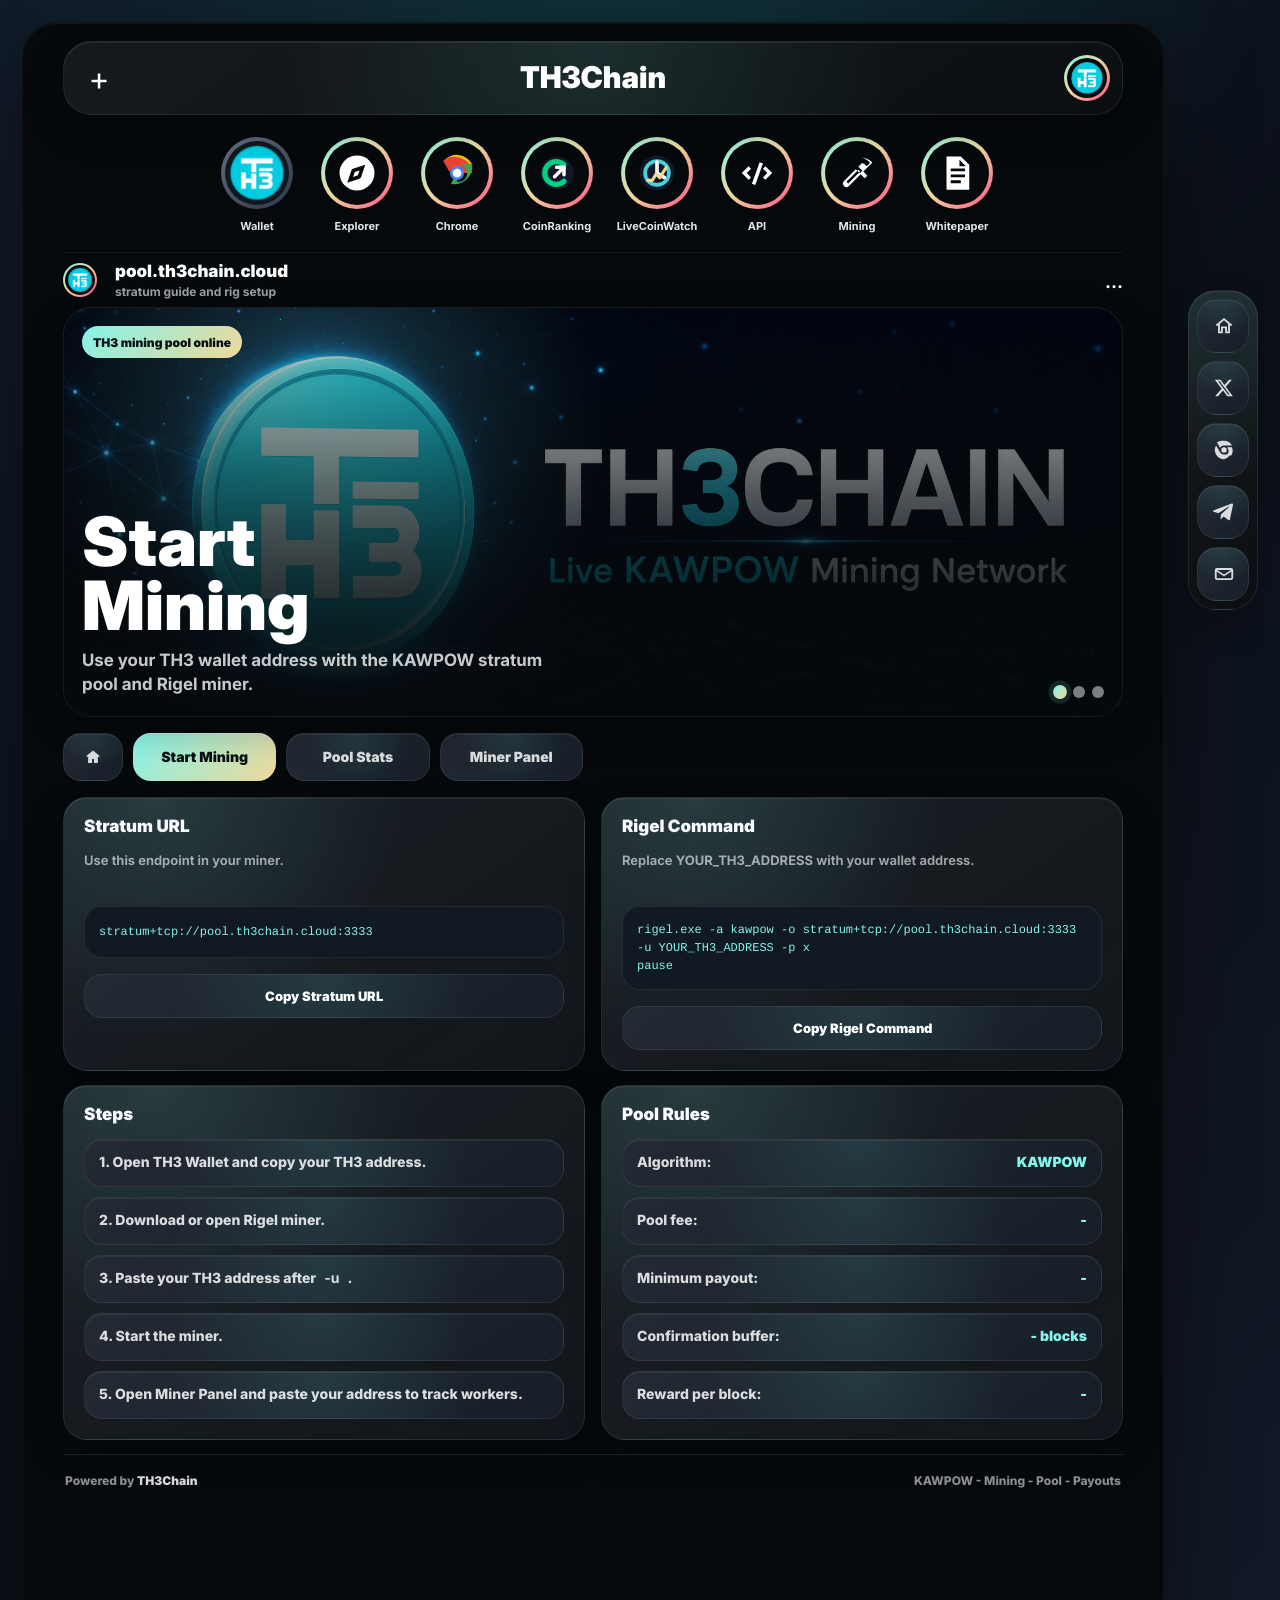
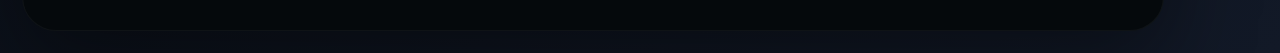
<file: start.html>
<!DOCTYPE html>
<html lang="en">
<head>
<meta charset="UTF-8">
<meta name="viewport" content="width=device-width, initial-scale=1.0">
<meta name="theme-color" content="#05090c">
<title>Start Mining | TH3Chain</title>
<link rel="stylesheet" href="/style.css?v=20260621-scrollhide">
<link rel="icon" type="image/png" href="/favicon.png">
<link rel="apple-touch-icon" href="/apple-touch-icon.png">
<meta property="og:title" content="Start Mining">
<meta property="og:image" content="https://pool.th3chain.cloud/assets/th3-logo.png?v=6">
<meta name="twitter:card" content="summary_large_image">
<meta name="twitter:title" content="Start Mining">
<meta name="twitter:image" content="https://pool.th3chain.cloud/assets/th3-logo.png?v=6">
</head>
<body>
<main class="phone">
  <header class="topbar">
    <a class="top-action" href="https://github.com/mathyias/TH3Coin" target="_blank" rel="noreferrer" aria-label="TH3 source">+</a>
    <h1>TH3Chain</h1>
    <img class="brand-mark" src="/assets/th3-logo.png" alt="TH3Chain">
  </header>

  <nav class="stories" aria-label="TH3 links">
    <a class="story" href="https://wallet.th3chain.cloud">
      <span class="story-ring"><img src="/assets/th3-logo.png" alt=""></span>
      <strong>Wallet</strong>
    </a>
    <a class="story" href="https://explorer.th3chain.cloud">
      <span class="story-ring">
        <svg viewBox="0 0 24 24" aria-hidden="true">
          <path fill="currentColor" d="M12 2a10 10 0 1 0 0 20 10 10 0 0 0 0-20Zm4.7 5.3-2.34 7.03a1.4 1.4 0 0 1-.9.9L6.43 17.57l2.34-7.03a1.4 1.4 0 0 1 .9-.9L16.7 7.3Zm-3.24 3.24-2.76.92-.92 2.76 2.76-.92.92-2.76Z"/>
        </svg>
      </span>
      <strong>Explorer</strong>
    </a>
    <a class="story" href="https://chromewebstore.google.com/detail/th3-wallet/kngpfocihoddeicehgikkgjbpkfnpial" target="_blank" rel="noreferrer">
      <span class="story-ring">
        <svg viewBox="0 0 24 24" aria-hidden="true">
          <path fill="#fbbc05" d="M12 12 4.15 5.2A10 10 0 0 1 20.66 7H12Z"/>
          <path fill="#ea4335" d="M12 12h8.66A10 10 0 0 0 4.15 5.2l3.52 6.1A5 5 0 0 1 12 12Z"/>
          <path fill="#34a853" d="M12 12 8.48 18.1A10 10 0 0 0 20.66 7H13.6A5 5 0 0 1 12 17Z"/>
          <path fill="#4285f4" d="M12 16a4 4 0 1 0 0-8 4 4 0 0 0 0 8Z"/>
          <path fill="#fff" d="M12 14.5a2.5 2.5 0 1 0 0-5 2.5 2.5 0 0 0 0 5Z"/>
        </svg>
      </span>
      <strong>Chrome</strong>
    </a>
    <a class="story" href="https://coinranking.com/coin/jFx1j88Fo+th3chain-th3" target="_blank" rel="noreferrer">
      <span class="story-ring">
        <svg viewBox="0 0 48 48" aria-hidden="true">
          <circle cx="24" cy="24" r="19" fill="#111827"/>
          <path d="M31.9 14.5a13 13 0 1 0 0 19" fill="none" stroke="#00d084" stroke-width="6" stroke-linecap="round"/>
          <path d="M23.5 17.5h8.5v8.5" fill="none" stroke="#fff" stroke-width="4" stroke-linecap="round" stroke-linejoin="round"/>
          <path d="M32 17.5 21.2 28.3" fill="none" stroke="#fff" stroke-width="4" stroke-linecap="round"/>
        </svg>
      </span>
      <strong>CoinRanking</strong>
    </a>
    <a class="story" href="https://www.livecoinwatch.com/price/TH3Chain-TH3" target="_blank" rel="noreferrer">
      <span class="story-ring livecoinwatch-ring" aria-hidden="true">
        <svg viewBox="0 0 48 48" focusable="false">
          <circle cx="24" cy="24" r="19" fill="#111827"/>
          <circle cx="24" cy="24" r="13" fill="none" stroke="#47d1d9" stroke-width="4"/>
          <path d="M24 12v12l8 5" fill="none" stroke="#f8fbff" stroke-width="4" stroke-linecap="round" stroke-linejoin="round"/>
          <path d="M14 32h5l4-7 4 4 7-11" fill="none" stroke="#efd89a" stroke-width="3.4" stroke-linecap="round" stroke-linejoin="round"/>
        </svg>
      </span>
      <strong>LiveCoinWatch</strong>
    </a>
    <a class="story" href="https://api.th3chain.cloud/" target="_blank" rel="noreferrer">
      <span class="story-ring api-ring" aria-hidden="true">
        <svg viewBox="0 0 24 24" focusable="false">
          <path fill="currentColor" d="M7.2 8.1 3.3 12l3.9 3.9 1.4-1.4L6.1 12l2.5-2.5-1.4-1.4Zm9.6 0-1.4 1.4 2.5 2.5-2.5 2.5 1.4 1.4 3.9-3.9-3.9-3.9ZM13.5 5.8 9.1 18.2l1.9.7 4.4-12.4-1.9-.7Z"/>
        </svg>
      </span>
      <strong>API</strong>
    </a>
    <a class="story" href="https://pool.th3chain.cloud">
      <span class="story-ring mining-ring" aria-hidden="true">
        <svg viewBox="0 0 24 24" focusable="false">
          <path fill="currentColor" d="M14.7 3.2c1.9.5 3.5 1.5 4.8 3l-1.9 1.9c-.7-.8-1.6-1.4-2.7-1.8l-2.1 2.1 2.3 2.3-1.5 1.5-2.3-2.3-6.7 6.7a2 2 0 0 0 0 2.8 2 2 0 0 0 2.8 0l6.7-6.7 2.3 2.3 1.5-1.5-2.3-2.3 5.2-5.2A11.2 11.2 0 0 0 14.7 3.2ZM7 18l-1-1 6.8-6.8 1 1L7 18Z"/>
        </svg>
      </span>
      <strong>Mining</strong>
    </a>
    <a class="story" href="https://th3chain.cloud/whitepaper.html">
      <span class="story-ring paper-ring" aria-hidden="true">
        <svg viewBox="0 0 24 24" focusable="false">
          <path fill="currentColor" d="M6 2.5h8.2L19 7.3V21.5H6V2.5Zm7.4 1.9v3.7h3.7L13.4 4.4ZM8.4 11h8.2V9.4H8.4V11Zm0 3.4h8.2v-1.6H8.4v1.6Zm0 3.4h5.8v-1.6H8.4v1.6Z"/>
        </svg>
      </span>
      <strong>Whitepaper</strong>
    </a>
  </nav>

  <section class="feed">
    <div class="post-head">
      <img class="avatar" src="/assets/th3-logo.png" alt="">
      <div>
        <strong>pool.th3chain.cloud</strong>
        <span>stratum guide and rig setup</span>
      </div>
      <div class="dots">...</div>
    </div>

    <section class="hero">
      <div class="hero-card hero-slider" aria-label="TH3 pool news">
        <a class="hero-slide hero-slide-1 is-active" href="https://pool.th3chain.cloud">
          <span class="badge">TH3 mining pool online</span>
          <div>
            <h2>Start<br>Mining</h2>
            <p>Use your TH3 wallet address with the KAWPOW stratum pool and Rigel miner.</p>
          </div>
        </a>
        <a class="hero-slide hero-slide-2" href="https://coinranking.com/coin/jFx1j88Fo+th3chain-th3" target="_blank" rel="noreferrer">
          <span class="badge">CoinRanking listing live</span>
          <div>
            <h2>TH3<br>Listed</h2>
            <p>TH3Chain is visible on CoinRanking with public project data and live ecosystem links.</p>
          </div>
        </a>
        <a class="hero-slide hero-slide-3" href="https://www.livecoinwatch.com/price/TH3Chain-TH3" target="_blank" rel="noreferrer">
          <span class="badge">LiveCoinWatch listing live</span>
          <div>
            <h2>Live<br>Watch</h2>
            <p>TH3Chain is now listed on LiveCoinWatch with supply, markets and explorer references.</p>
          </div>
        </a>
        <div class="hero-dots" aria-label="News slides"><button class="is-active" type="button" aria-label="Pool news"></button><button type="button" aria-label="CoinRanking news"></button><button type="button" aria-label="LiveCoinWatch news"></button></div>
      </div>
    </section>

    <div class="actions pool-tabs">
      <a class="button pool-home-tab" href="/" aria-label="Pool home"><svg viewBox="0 0 24 24" aria-hidden="true"><path d="M12 3.2 3 10.6l1.28 1.54L5.5 11.13V20h5.25v-5.5h2.5V20h5.25v-8.87l1.22 1.01L21 10.6 12 3.2Z"/></svg><span>Home</span></a>
      <a class="button primary" href="/start.html">Start Mining</a>
      <a class="button" href="/stats.html">Pool Stats</a>
      <a class="button" href="/miner.html">Miner Panel</a>
    </div>

    <section class="stack pool-content">
<section class="stack start-guide-grid">
    <div class="card start-code-card">
      <h3>Stratum URL</h3>
      <p>Use this endpoint in your miner.</p>
      <div class="codebox" id="stratumText">stratum+tcp://pool.th3chain.cloud:3333</div>
      <button class="copy-btn" onclick="copyText('stratumText')">Copy Stratum URL</button>
    </div>

    <div class="card start-code-card">
      <h3>Rigel Command</h3>
      <p>Replace <strong>YOUR_TH3_ADDRESS</strong> with your wallet address.</p>
      <div class="codebox" id="rigelText">rigel.exe -a kawpow -o stratum+tcp://pool.th3chain.cloud:3333 -u YOUR_TH3_ADDRESS -p x
pause</div>
      <button class="copy-btn" onclick="copyText('rigelText')">Copy Rigel Command</button>
    </div>
  </section>

  <section class="stack start-guide-grid">
    <div class="card start-steps-card">
      <h3>Steps</h3>
      <div class="steps">
        <div class="step">1. Open TH3 Wallet and copy your TH3 address.</div>
        <div class="step">2. Download or open Rigel miner.</div>
        <div class="step">3. Paste your TH3 address after <strong>-u</strong>.</div>
        <div class="step">4. Start the miner.</div>
        <div class="step">5. Open Miner Panel and paste your address to track workers.</div>
      </div>
    </div>

    <div class="card start-rules-card">
      <h3>Pool Rules</h3>
      <div class="steps">
        <div class="step">Algorithm: <span>KAWPOW</span></div>
        <div class="step">Pool fee: <span id="poolFeeValue">-</span></div>
        <div class="step">Minimum payout: <span id="minPayoutValue">-</span></div>
        <div class="step">Confirmation buffer: <span><span id="confirmationBufferValue">-</span> blocks</span></div>
        <div class="step">Reward per block: <span id="rewardPerBlockValue">-</span></div>
      </div>
    </div>
  </section>
      <footer class="powered-footer">
        <span>Powered by <strong>TH3Chain</strong></span>
        <span>KAWPOW - Mining - Pool - Payouts</span>
      </footer>
    </section>
  </section>

  <button class="menu-toggle" id="menuToggle" type="button" aria-expanded="false">Menu</button>
  <nav class="dock nav-links" id="navLinks" aria-label="Main navigation">
    <a href="https://th3chain.cloud" aria-label="Home"><svg viewBox="0 0 24 24" aria-hidden="true"><path d="M12 3.2 3 10.6l1.28 1.54L5.5 11.13V20h5.25v-5.5h2.5V20h5.25v-8.87l1.22 1.01L21 10.6 12 3.2Z"/></svg></a>
    <a href="https://wallet.th3chain.cloud" aria-label="Wallet"><svg viewBox="0 0 24 24" aria-hidden="true"><path d="M4.5 5h15A2.5 2.5 0 0 1 22 7.5v9A2.5 2.5 0 0 1 19.5 19h-15A2.5 2.5 0 0 1 2 16.5v-9A2.5 2.5 0 0 1 4.5 5Zm0 2A.5.5 0 0 0 4 7.5v9a.5.5 0 0 0 .5.5h15a.5.5 0 0 0 .5-.5V10H6V8h14v-.5a.5.5 0 0 0-.5-.5h-15Zm11 6H18v2h-2.5v-2Z"/></svg></a>
    <a href="https://explorer.th3chain.cloud" aria-label="Explorer"><svg viewBox="0 0 24 24" aria-hidden="true"><path d="M12 2a10 10 0 1 0 0 20 10 10 0 0 0 0-20Zm4.7 5.3-2.34 7.03a1.4 1.4 0 0 1-.9.9L6.43 17.57l2.34-7.03a1.4 1.4 0 0 1 .9-.9L16.7 7.3Z"/></svg></a>
    <a class="active" href="/" aria-label="Mining"><svg viewBox="0 0 24 24" aria-hidden="true"><path d="M13 2 4 14h6l-1 8 11-14h-7l1-6Z"/></svg></a>
    <a href="https://t.me/TH3ChainCloud" target="_blank" rel="noreferrer" aria-label="Telegram"><svg viewBox="0 0 24 24" aria-hidden="true"><path d="M21.78 4.36 18.5 19.82c-.25 1.1-.9 1.36-1.82.85l-5.02-3.7-2.42 2.33c-.27.27-.5.5-1.03.5l.37-5.1 9.28-8.39c.4-.36-.09-.56-.62-.2L5.77 13.34.83 11.8c-1.07-.34-1.09-1.07.22-1.58L20.4 2.76c.9-.33 1.68.2 1.38 1.6Z"/></svg></a>
  </nav>

  <aside class="social-rail" aria-label="TH3 social links">
    <a class="rail-link" href="https://th3chain.cloud" target="_blank" rel="noreferrer" aria-label="Main page">
      <span class="rail-icon" aria-hidden="true">
        <svg viewBox="0 0 24 24" focusable="false">
          <path d="M12 3.2 3 10.6l1.28 1.54L5.5 11.13V20h5.25v-5.5h2.5V20h5.25v-8.87l1.22 1.01L21 10.6 12 3.2Zm4.5 14.8h-1.25v-5.5h-6.5V18H7.5v-8.52L12 5.78l4.5 3.7V18Z"/>
        </svg>
      </span>
      <span class="rail-label">Main Page</span>
    </a>

    <a class="rail-link" href="https://x.com/TH3ChainCloud" target="_blank" rel="noreferrer" aria-label="Twitter">
      <span class="rail-icon" aria-hidden="true">
        <svg viewBox="0 0 24 24" focusable="false">
          <path d="M17.53 3h3.02l-6.6 7.55L21.7 21h-6.08l-4.76-6.22L5.42 21H2.38l7.06-8.07L2 3h6.23l4.3 5.69L17.53 3Zm-1.06 16.16h1.67L7.32 4.74H5.53l10.94 14.42Z"/>
        </svg>
      </span>
      <span class="rail-label">Twitter</span>
    </a>

    <a class="rail-link" href="https://chromewebstore.google.com/detail/th3-wallet/kngpfocihoddeicehgikkgjbpkfnpial" target="_blank" rel="noreferrer" aria-label="Chrome">
      <span class="rail-icon" aria-hidden="true">
        <svg viewBox="0 0 24 24" focusable="false">
          <path d="M12 2a10 10 0 0 1 8.66 5H12a5 5 0 0 0-4.33 2.5L4.3 3.66A9.96 9.96 0 0 1 12 2Zm0 20a10 10 0 0 1-8.66-15l4.33 7.5A5 5 0 0 0 12 17h6.74A9.98 9.98 0 0 1 12 22Zm8.66-13A10 10 0 0 1 20 18h-8a5 5 0 0 0 4.33-7.5L15.46 9h5.2ZM12 9a3 3 0 1 1 0 6 3 3 0 0 1 0-6Z"/>
        </svg>
      </span>
      <span class="rail-label">Chrome</span>
    </a>

    <a class="rail-link" href="https://t.me/TH3ChainCloud" target="_blank" rel="noreferrer" aria-label="Telegram">
      <span class="rail-icon" aria-hidden="true">
        <svg viewBox="0 0 24 24" focusable="false">
          <path d="M21.78 4.36 18.5 19.82c-.25 1.1-.9 1.36-1.82.85l-5.02-3.7-2.42 2.33c-.27.27-.5.5-1.03.5l.37-5.1 9.28-8.39c.4-.36-.09-.56-.62-.2L5.77 13.34.83 11.8c-1.07-.34-1.09-1.07.22-1.58L20.4 2.76c.9-.33 1.68.2 1.38 1.6Z"/>
        </svg>
      </span>
      <span class="rail-label">Telegram</span>
    </a>

    <a class="rail-link" href="mailto:contact@th3chain.cloud" aria-label="Contact">
      <span class="rail-icon" aria-hidden="true">
        <svg viewBox="0 0 24 24" focusable="false">
          <path d="M4.5 5.5h15A2.5 2.5 0 0 1 22 8v8a2.5 2.5 0 0 1-2.5 2.5h-15A2.5 2.5 0 0 1 2 16V8a2.5 2.5 0 0 1 2.5-2.5Zm0 2 7.5 5.05L19.5 7.5h-15Zm15 9A.5.5 0 0 0 20 16V9.28l-7.44 5.02a1 1 0 0 1-1.12 0L4 9.28V16a.5.5 0 0 0 .5.5h15Z"/>
        </svg>
      </span>
      <span class="rail-label">Contact</span>
    </a>
  </aside>
</main>

<script>
function initHeroNews(){
  const sliders = document.querySelectorAll('.hero-slider');
  sliders.forEach((slider) => {
    const slides = Array.from(slider.querySelectorAll('.hero-slide'));
    const dots = Array.from(slider.querySelectorAll('.hero-dots button'));
    if(!slides.length || !dots.length) return;

    let index = Math.max(0, slides.findIndex((slide) => slide.classList.contains('is-active')));
    let timer;
    const setActive = (next) => {
      index = (next + slides.length) % slides.length;
      slides.forEach((slide, i) => slide.classList.toggle('is-active', i === index));
      dots.forEach((dot, i) => dot.classList.toggle('is-active', i === index));
    };
    const start = () => {
      clearInterval(timer);
      timer = setInterval(() => setActive(index + 1), 5000);
    };

    dots.forEach((dot, i) => dot.addEventListener('click', (event) => {
      event.preventDefault();
      event.stopPropagation();
      setActive(i);
      start();
    }));
    setActive(index);
    start();
  });
}

initHeroNews();
</script>
<script>
const POOL_API = 'https://pool.th3chain.cloud/api/pool/stats';

function th3(value){
  return `${Number(value || 0).toFixed(8)} TH3`;
}

function copyText(id){
  const el = document.getElementById(id);
  navigator.clipboard.writeText(el.textContent.trim());
}

async function loadPool(){
  try{
    const res = await fetch(POOL_API);
    const data = await res.json();

    document.getElementById('poolFeeValue').textContent = `${data.poolFeePercent ?? 0}%`;
    document.getElementById('minPayoutValue').textContent = th3(data.minPayout);
    document.getElementById('confirmationBufferValue').textContent = data.confirmationBuffer ?? '-';
    document.getElementById('rewardPerBlockValue').textContent = th3(data.rewardPerBlock);
  }catch(e){}
}

loadPool();
</script>

<script>
document.querySelectorAll('.menu-toggle').forEach((button) => {
  const nav = button.closest('nav');
  const links = nav ? nav.querySelector('.nav-links') : null;

  if (!links) return;

  button.addEventListener('click', () => {
    const open = links.classList.toggle('open');
    button.setAttribute('aria-expanded', open ? 'true' : 'false');
  });

  links.querySelectorAll('a').forEach((link) => {
    link.addEventListener('click', () => {
      links.classList.remove('open');
      button.setAttribute('aria-expanded', 'false');
    });
  });
});
</script>
</body>
</html>
</file>
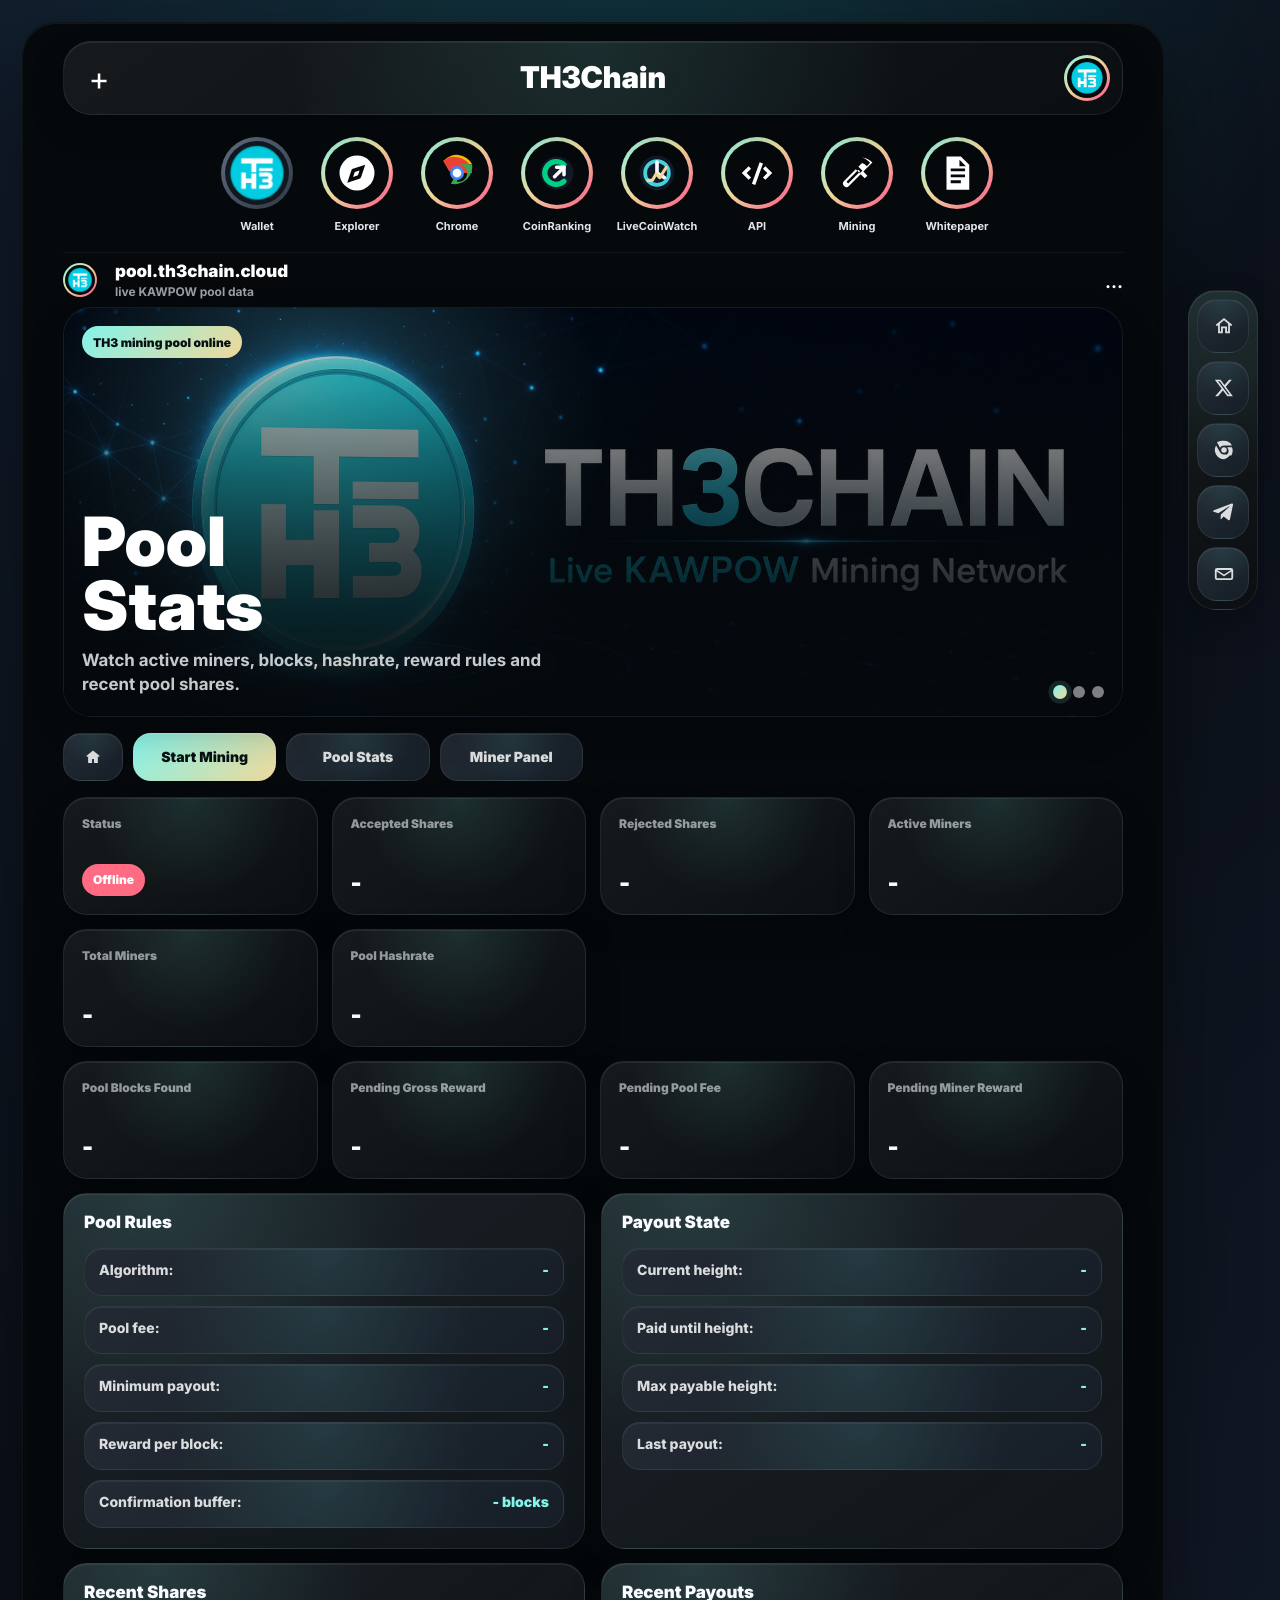
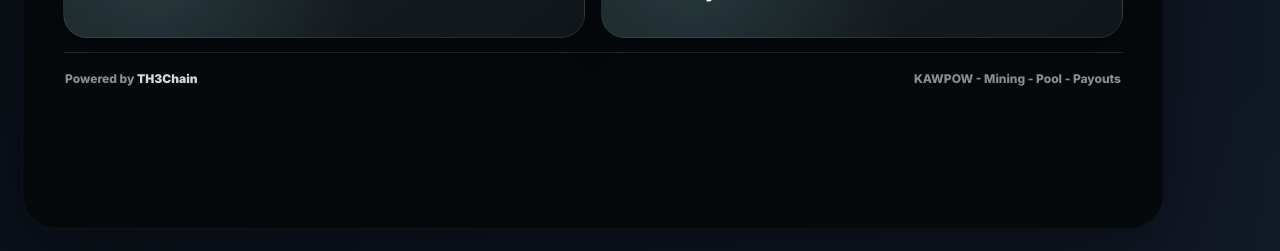
<file: stats.html>
<!DOCTYPE html>
<html lang="en">
<head>
<meta charset="UTF-8">
<meta name="viewport" content="width=device-width, initial-scale=1.0">
<meta name="theme-color" content="#05090c">
<title>Pool Stats | TH3Chain</title>
<link rel="stylesheet" href="/style.css?v=20260621-scrollhide">
<link rel="icon" type="image/png" href="/favicon.png">
<link rel="apple-touch-icon" href="/apple-touch-icon.png">
<meta property="og:title" content="Pool Stats">
<meta property="og:image" content="https://pool.th3chain.cloud/assets/th3-logo.png?v=6">
<meta name="twitter:card" content="summary_large_image">
<meta name="twitter:title" content="Pool Stats">
<meta name="twitter:image" content="https://pool.th3chain.cloud/assets/th3-logo.png?v=6">
</head>
<body>
<main class="phone">
  <header class="topbar">
    <a class="top-action" href="https://github.com/mathyias/TH3Coin" target="_blank" rel="noreferrer" aria-label="TH3 source">+</a>
    <h1>TH3Chain</h1>
    <img class="brand-mark" src="/assets/th3-logo.png" alt="TH3Chain">
  </header>

  <nav class="stories" aria-label="TH3 links">
    <a class="story" href="https://wallet.th3chain.cloud">
      <span class="story-ring"><img src="/assets/th3-logo.png" alt=""></span>
      <strong>Wallet</strong>
    </a>
    <a class="story" href="https://explorer.th3chain.cloud">
      <span class="story-ring">
        <svg viewBox="0 0 24 24" aria-hidden="true">
          <path fill="currentColor" d="M12 2a10 10 0 1 0 0 20 10 10 0 0 0 0-20Zm4.7 5.3-2.34 7.03a1.4 1.4 0 0 1-.9.9L6.43 17.57l2.34-7.03a1.4 1.4 0 0 1 .9-.9L16.7 7.3Zm-3.24 3.24-2.76.92-.92 2.76 2.76-.92.92-2.76Z"/>
        </svg>
      </span>
      <strong>Explorer</strong>
    </a>
    <a class="story" href="https://chromewebstore.google.com/detail/th3-wallet/kngpfocihoddeicehgikkgjbpkfnpial" target="_blank" rel="noreferrer">
      <span class="story-ring">
        <svg viewBox="0 0 24 24" aria-hidden="true">
          <path fill="#fbbc05" d="M12 12 4.15 5.2A10 10 0 0 1 20.66 7H12Z"/>
          <path fill="#ea4335" d="M12 12h8.66A10 10 0 0 0 4.15 5.2l3.52 6.1A5 5 0 0 1 12 12Z"/>
          <path fill="#34a853" d="M12 12 8.48 18.1A10 10 0 0 0 20.66 7H13.6A5 5 0 0 1 12 17Z"/>
          <path fill="#4285f4" d="M12 16a4 4 0 1 0 0-8 4 4 0 0 0 0 8Z"/>
          <path fill="#fff" d="M12 14.5a2.5 2.5 0 1 0 0-5 2.5 2.5 0 0 0 0 5Z"/>
        </svg>
      </span>
      <strong>Chrome</strong>
    </a>
    <a class="story" href="https://coinranking.com/coin/jFx1j88Fo+th3chain-th3" target="_blank" rel="noreferrer">
      <span class="story-ring">
        <svg viewBox="0 0 48 48" aria-hidden="true">
          <circle cx="24" cy="24" r="19" fill="#111827"/>
          <path d="M31.9 14.5a13 13 0 1 0 0 19" fill="none" stroke="#00d084" stroke-width="6" stroke-linecap="round"/>
          <path d="M23.5 17.5h8.5v8.5" fill="none" stroke="#fff" stroke-width="4" stroke-linecap="round" stroke-linejoin="round"/>
          <path d="M32 17.5 21.2 28.3" fill="none" stroke="#fff" stroke-width="4" stroke-linecap="round"/>
        </svg>
      </span>
      <strong>CoinRanking</strong>
    </a>
    <a class="story" href="https://www.livecoinwatch.com/price/TH3Chain-TH3" target="_blank" rel="noreferrer">
      <span class="story-ring livecoinwatch-ring" aria-hidden="true">
        <svg viewBox="0 0 48 48" focusable="false">
          <circle cx="24" cy="24" r="19" fill="#111827"/>
          <circle cx="24" cy="24" r="13" fill="none" stroke="#47d1d9" stroke-width="4"/>
          <path d="M24 12v12l8 5" fill="none" stroke="#f8fbff" stroke-width="4" stroke-linecap="round" stroke-linejoin="round"/>
          <path d="M14 32h5l4-7 4 4 7-11" fill="none" stroke="#efd89a" stroke-width="3.4" stroke-linecap="round" stroke-linejoin="round"/>
        </svg>
      </span>
      <strong>LiveCoinWatch</strong>
    </a>
    <a class="story" href="https://api.th3chain.cloud/" target="_blank" rel="noreferrer">
      <span class="story-ring api-ring" aria-hidden="true">
        <svg viewBox="0 0 24 24" focusable="false">
          <path fill="currentColor" d="M7.2 8.1 3.3 12l3.9 3.9 1.4-1.4L6.1 12l2.5-2.5-1.4-1.4Zm9.6 0-1.4 1.4 2.5 2.5-2.5 2.5 1.4 1.4 3.9-3.9-3.9-3.9ZM13.5 5.8 9.1 18.2l1.9.7 4.4-12.4-1.9-.7Z"/>
        </svg>
      </span>
      <strong>API</strong>
    </a>
    <a class="story" href="https://pool.th3chain.cloud">
      <span class="story-ring mining-ring" aria-hidden="true">
        <svg viewBox="0 0 24 24" focusable="false">
          <path fill="currentColor" d="M14.7 3.2c1.9.5 3.5 1.5 4.8 3l-1.9 1.9c-.7-.8-1.6-1.4-2.7-1.8l-2.1 2.1 2.3 2.3-1.5 1.5-2.3-2.3-6.7 6.7a2 2 0 0 0 0 2.8 2 2 0 0 0 2.8 0l6.7-6.7 2.3 2.3 1.5-1.5-2.3-2.3 5.2-5.2A11.2 11.2 0 0 0 14.7 3.2ZM7 18l-1-1 6.8-6.8 1 1L7 18Z"/>
        </svg>
      </span>
      <strong>Mining</strong>
    </a>
    <a class="story" href="https://th3chain.cloud/whitepaper.html">
      <span class="story-ring paper-ring" aria-hidden="true">
        <svg viewBox="0 0 24 24" focusable="false">
          <path fill="currentColor" d="M6 2.5h8.2L19 7.3V21.5H6V2.5Zm7.4 1.9v3.7h3.7L13.4 4.4ZM8.4 11h8.2V9.4H8.4V11Zm0 3.4h8.2v-1.6H8.4v1.6Zm0 3.4h5.8v-1.6H8.4v1.6Z"/>
        </svg>
      </span>
      <strong>Whitepaper</strong>
    </a>
  </nav>

  <section class="feed">
    <div class="post-head">
      <img class="avatar" src="/assets/th3-logo.png" alt="">
      <div>
        <strong>pool.th3chain.cloud</strong>
        <span>live KAWPOW pool data</span>
      </div>
      <div class="dots">...</div>
    </div>

    <section class="hero">
      <div class="hero-card hero-slider" aria-label="TH3 pool news">
        <a class="hero-slide hero-slide-1 is-active" href="https://pool.th3chain.cloud">
          <span class="badge">TH3 mining pool online</span>
          <div>
            <h2>Pool<br>Stats</h2>
            <p>Watch active miners, blocks, hashrate, reward rules and recent pool shares.</p>
          </div>
        </a>
        <a class="hero-slide hero-slide-2" href="https://coinranking.com/coin/jFx1j88Fo+th3chain-th3" target="_blank" rel="noreferrer">
          <span class="badge">CoinRanking listing live</span>
          <div>
            <h2>TH3<br>Listed</h2>
            <p>TH3Chain is visible on CoinRanking with public project data and live ecosystem links.</p>
          </div>
        </a>
        <a class="hero-slide hero-slide-3" href="https://www.livecoinwatch.com/price/TH3Chain-TH3" target="_blank" rel="noreferrer">
          <span class="badge">LiveCoinWatch listing live</span>
          <div>
            <h2>Live<br>Watch</h2>
            <p>TH3Chain is now listed on LiveCoinWatch with supply, markets and explorer references.</p>
          </div>
        </a>
        <div class="hero-dots" aria-label="News slides"><button class="is-active" type="button" aria-label="Pool news"></button><button type="button" aria-label="CoinRanking news"></button><button type="button" aria-label="LiveCoinWatch news"></button></div>
      </div>
    </section>

    <div class="actions pool-tabs">
      <a class="button pool-home-tab" href="/" aria-label="Pool home"><svg viewBox="0 0 24 24" aria-hidden="true"><path d="M12 3.2 3 10.6l1.28 1.54L5.5 11.13V20h5.25v-5.5h2.5V20h5.25v-8.87l1.22 1.01L21 10.6 12 3.2Z"/></svg><span>Home</span></a>
      <a class="button primary" href="/start.html">Start Mining</a>
      <a class="button" href="/stats.html">Pool Stats</a>
      <a class="button" href="/miner.html">Miner Panel</a>
    </div>

    <section class="stack pool-content">
<section class="grid">
    <div class="card">
      <div class="stat-label">Status</div>
      <div class="stat-value"><span class="badge" id="poolStatus">Loading</span></div>
    </div>

    <div class="card">
      <div class="stat-label">Accepted Shares</div>
      <div class="stat-value" id="validShares">-</div>
    </div>

    <div class="card">
      <div class="stat-label">Rejected Shares</div>
      <div class="stat-value" id="invalidShares">-</div>
    </div>

    <div class="card">
      <div class="stat-label">Active Miners</div>
      <div class="stat-value" id="minerCount">-</div>
    </div>

    <div class="card">
      <div class="stat-label">Total Miners</div>
      <div class="stat-value" id="totalMinerCount">-</div>
    </div>

    <div class="card">
      <div class="stat-label">Pool Hashrate</div>
      <div class="stat-value" id="poolHashrate">-</div>
    </div>
  </section>

  <section class="grid">
    <div class="card">
      <div class="stat-label">Pool Blocks Found</div>
      <div class="stat-value" id="validBlocks">-</div>
    </div>

    <div class="card">
      <div class="stat-label">Pending Gross Reward</div>
      <div class="stat-value" id="pendingGrossReward">-</div>
    </div>

    <div class="card">
      <div class="stat-label">Pending Pool Fee</div>
      <div class="stat-value" id="pendingPoolFee">-</div>
    </div>

    <div class="card">
      <div class="stat-label">Pending Miner Reward</div>
      <div class="stat-value" id="pendingMinerReward">-</div>
    </div>
  </section>

  <section class="stack stats-panels">
    <div class="card stats-rules-card">
      <h3>Pool Rules</h3>
      <div class="steps">
        <div class="step">Algorithm: <span id="algorithm">-</span></div>
        <div class="step">Pool fee: <span id="poolFee">-</span></div>
        <div class="step">Minimum payout: <span id="minPayout">-</span></div>
        <div class="step">Reward per block: <span id="rewardPerBlock">-</span></div>
        <div class="step">Confirmation buffer: <span><span id="confirmationBuffer">-</span> blocks</span></div>
      </div>
    </div>

    <div class="card stats-rules-card">
      <h3>Payout State</h3>
      <div class="steps">
        <div class="step">Current height: <span id="currentHeight">-</span></div>
        <div class="step">Paid until height: <span id="paidUntilHeight">-</span></div>
        <div class="step">Max payable height: <span id="maxPayableHeight">-</span></div>
        <div class="step">Last payout: <span id="lastPayoutTime">-</span></div>
      </div>
    </div>
  </section>

  <section class="stack stats-panels">
    <div class="card stats-list-card">
      <h3>Recent Shares</h3>
      <div class="steps" id="recentShares"></div>
    </div>

    <div class="card stats-list-card">
      <h3>Recent Payouts</h3>
      <div class="steps" id="recentPayouts"></div>
    </div>
  </section>
      <footer class="powered-footer">
        <span>Powered by <strong>TH3Chain</strong></span>
        <span>KAWPOW - Mining - Pool - Payouts</span>
      </footer>
    </section>
  </section>

  <button class="menu-toggle" id="menuToggle" type="button" aria-expanded="false">Menu</button>
  <nav class="dock nav-links" id="navLinks" aria-label="Main navigation">
    <a href="https://th3chain.cloud" aria-label="Home"><svg viewBox="0 0 24 24" aria-hidden="true"><path d="M12 3.2 3 10.6l1.28 1.54L5.5 11.13V20h5.25v-5.5h2.5V20h5.25v-8.87l1.22 1.01L21 10.6 12 3.2Z"/></svg></a>
    <a href="https://wallet.th3chain.cloud" aria-label="Wallet"><svg viewBox="0 0 24 24" aria-hidden="true"><path d="M4.5 5h15A2.5 2.5 0 0 1 22 7.5v9A2.5 2.5 0 0 1 19.5 19h-15A2.5 2.5 0 0 1 2 16.5v-9A2.5 2.5 0 0 1 4.5 5Zm0 2A.5.5 0 0 0 4 7.5v9a.5.5 0 0 0 .5.5h15a.5.5 0 0 0 .5-.5V10H6V8h14v-.5a.5.5 0 0 0-.5-.5h-15Zm11 6H18v2h-2.5v-2Z"/></svg></a>
    <a href="https://explorer.th3chain.cloud" aria-label="Explorer"><svg viewBox="0 0 24 24" aria-hidden="true"><path d="M12 2a10 10 0 1 0 0 20 10 10 0 0 0 0-20Zm4.7 5.3-2.34 7.03a1.4 1.4 0 0 1-.9.9L6.43 17.57l2.34-7.03a1.4 1.4 0 0 1 .9-.9L16.7 7.3Z"/></svg></a>
    <a class="active" href="/" aria-label="Mining"><svg viewBox="0 0 24 24" aria-hidden="true"><path d="M13 2 4 14h6l-1 8 11-14h-7l1-6Z"/></svg></a>
    <a href="https://t.me/TH3ChainCloud" target="_blank" rel="noreferrer" aria-label="Telegram"><svg viewBox="0 0 24 24" aria-hidden="true"><path d="M21.78 4.36 18.5 19.82c-.25 1.1-.9 1.36-1.82.85l-5.02-3.7-2.42 2.33c-.27.27-.5.5-1.03.5l.37-5.1 9.28-8.39c.4-.36-.09-.56-.62-.2L5.77 13.34.83 11.8c-1.07-.34-1.09-1.07.22-1.58L20.4 2.76c.9-.33 1.68.2 1.38 1.6Z"/></svg></a>
  </nav>

  <aside class="social-rail" aria-label="TH3 social links">
    <a class="rail-link" href="https://th3chain.cloud" target="_blank" rel="noreferrer" aria-label="Main page">
      <span class="rail-icon" aria-hidden="true">
        <svg viewBox="0 0 24 24" focusable="false">
          <path d="M12 3.2 3 10.6l1.28 1.54L5.5 11.13V20h5.25v-5.5h2.5V20h5.25v-8.87l1.22 1.01L21 10.6 12 3.2Zm4.5 14.8h-1.25v-5.5h-6.5V18H7.5v-8.52L12 5.78l4.5 3.7V18Z"/>
        </svg>
      </span>
      <span class="rail-label">Main Page</span>
    </a>

    <a class="rail-link" href="https://x.com/TH3ChainCloud" target="_blank" rel="noreferrer" aria-label="Twitter">
      <span class="rail-icon" aria-hidden="true">
        <svg viewBox="0 0 24 24" focusable="false">
          <path d="M17.53 3h3.02l-6.6 7.55L21.7 21h-6.08l-4.76-6.22L5.42 21H2.38l7.06-8.07L2 3h6.23l4.3 5.69L17.53 3Zm-1.06 16.16h1.67L7.32 4.74H5.53l10.94 14.42Z"/>
        </svg>
      </span>
      <span class="rail-label">Twitter</span>
    </a>

    <a class="rail-link" href="https://chromewebstore.google.com/detail/th3-wallet/kngpfocihoddeicehgikkgjbpkfnpial" target="_blank" rel="noreferrer" aria-label="Chrome">
      <span class="rail-icon" aria-hidden="true">
        <svg viewBox="0 0 24 24" focusable="false">
          <path d="M12 2a10 10 0 0 1 8.66 5H12a5 5 0 0 0-4.33 2.5L4.3 3.66A9.96 9.96 0 0 1 12 2Zm0 20a10 10 0 0 1-8.66-15l4.33 7.5A5 5 0 0 0 12 17h6.74A9.98 9.98 0 0 1 12 22Zm8.66-13A10 10 0 0 1 20 18h-8a5 5 0 0 0 4.33-7.5L15.46 9h5.2ZM12 9a3 3 0 1 1 0 6 3 3 0 0 1 0-6Z"/>
        </svg>
      </span>
      <span class="rail-label">Chrome</span>
    </a>

    <a class="rail-link" href="https://t.me/TH3ChainCloud" target="_blank" rel="noreferrer" aria-label="Telegram">
      <span class="rail-icon" aria-hidden="true">
        <svg viewBox="0 0 24 24" focusable="false">
          <path d="M21.78 4.36 18.5 19.82c-.25 1.1-.9 1.36-1.82.85l-5.02-3.7-2.42 2.33c-.27.27-.5.5-1.03.5l.37-5.1 9.28-8.39c.4-.36-.09-.56-.62-.2L5.77 13.34.83 11.8c-1.07-.34-1.09-1.07.22-1.58L20.4 2.76c.9-.33 1.68.2 1.38 1.6Z"/>
        </svg>
      </span>
      <span class="rail-label">Telegram</span>
    </a>

    <a class="rail-link" href="mailto:contact@th3chain.cloud" aria-label="Contact">
      <span class="rail-icon" aria-hidden="true">
        <svg viewBox="0 0 24 24" focusable="false">
          <path d="M4.5 5.5h15A2.5 2.5 0 0 1 22 8v8a2.5 2.5 0 0 1-2.5 2.5h-15A2.5 2.5 0 0 1 2 16V8a2.5 2.5 0 0 1 2.5-2.5Zm0 2 7.5 5.05L19.5 7.5h-15Zm15 9A.5.5 0 0 0 20 16V9.28l-7.44 5.02a1 1 0 0 1-1.12 0L4 9.28V16a.5.5 0 0 0 .5.5h15Z"/>
        </svg>
      </span>
      <span class="rail-label">Contact</span>
    </a>
  </aside>
</main>

<script>
function initHeroNews(){
  const sliders = document.querySelectorAll('.hero-slider');
  sliders.forEach((slider) => {
    const slides = Array.from(slider.querySelectorAll('.hero-slide'));
    const dots = Array.from(slider.querySelectorAll('.hero-dots button'));
    if(!slides.length || !dots.length) return;

    let index = Math.max(0, slides.findIndex((slide) => slide.classList.contains('is-active')));
    let timer;
    const setActive = (next) => {
      index = (next + slides.length) % slides.length;
      slides.forEach((slide, i) => slide.classList.toggle('is-active', i === index));
      dots.forEach((dot, i) => dot.classList.toggle('is-active', i === index));
    };
    const start = () => {
      clearInterval(timer);
      timer = setInterval(() => setActive(index + 1), 5000);
    };

    dots.forEach((dot, i) => dot.addEventListener('click', (event) => {
      event.preventDefault();
      event.stopPropagation();
      setActive(i);
      start();
    }));
    setActive(index);
    start();
  });
}

initHeroNews();
</script>
<script>
const POOL_API = 'https://pool.th3chain.cloud/api/pool/stats';

function th3(value){
  return `${Number(value || 0).toFixed(8)} TH3`;
}

function formatHashrate(value){
  const rate = Number(value || 0);
  if(rate >= 1e12) return `${(rate / 1e12).toFixed(2)} TH/s`;
  if(rate >= 1e9) return `${(rate / 1e9).toFixed(2)} GH/s`;
  if(rate >= 1e6) return `${(rate / 1e6).toFixed(2)} MH/s`;
  if(rate >= 1e3) return `${(rate / 1e3).toFixed(2)} KH/s`;
  return `${rate.toFixed(2)} H/s`;
}

function fmtDate(value){
  if(!value) return '-';
  return new Date(value).toLocaleString();
}

function short(value){
  if(!value) return '-';
  if(value.length <= 24) return value;
  return `${value.slice(0, 12)}...${value.slice(-8)}`;
}

async function loadStats(){
  try{
    const res = await fetch(POOL_API);
    const data = await res.json();

    document.getElementById('poolStatus').textContent = data.online ? 'Online' : 'Offline';
    document.getElementById('validShares').textContent = data.validShares ?? 0;
    document.getElementById('invalidShares').textContent = data.invalidShares ?? 0;
    document.getElementById('minerCount').textContent = data.activeMinerCount ?? data.minerCount ?? 0;
    document.getElementById('totalMinerCount').textContent = data.totalMinerCount ?? data.minerCount ?? 0;
    document.getElementById('poolHashrate').textContent = formatHashrate(data.hashrate);
    document.getElementById('validBlocks').textContent = data.validBlocks ?? 0;

    document.getElementById('pendingGrossReward').textContent = th3(data.pendingGrossReward);
    document.getElementById('pendingPoolFee').textContent = th3(data.pendingPoolFee);
    document.getElementById('pendingMinerReward').textContent = th3(data.pendingMinerReward);

    document.getElementById('algorithm').textContent = (data.algorithm || 'kawpow').toUpperCase();
    document.getElementById('poolFee').textContent = `${data.poolFeePercent ?? 0}%`;
    document.getElementById('minPayout').textContent = th3(data.minPayout);
    document.getElementById('rewardPerBlock').textContent = th3(data.rewardPerBlock);
    document.getElementById('confirmationBuffer').textContent = data.confirmationBuffer ?? '-';

    document.getElementById('currentHeight').textContent = data.currentHeight ?? '-';
    document.getElementById('paidUntilHeight').textContent = data.paidUntilHeight ?? '-';
    document.getElementById('maxPayableHeight').textContent = data.maxPayableHeight ?? '-';
    document.getElementById('lastPayoutTime').textContent = fmtDate(data.lastPayoutTime);

    const shares = Array.isArray(data.recentShares) ? data.recentShares : [];
    document.getElementById('recentShares').innerHTML = shares.length
      ? shares.slice(0, 20).map((share) => `
        <div class="row">
          <strong>${short(share.address || 'unknown')}</strong>
          <span>${share.validShare ? 'Accepted' : 'Rejected'} ${share.validBlock ? '| Block' : '| Share'}<br>${fmtDate(share.time)}</span>
        </div>
      `).join('')
      : '<div class="step">No shares yet.</div>';

    const payouts = Array.isArray(data.recentPayouts) ? data.recentPayouts : [];
    document.getElementById('recentPayouts').innerHTML = payouts.length
      ? payouts.slice(0, 20).map((payout) => `
        <div class="row">
          <strong>${th3(payout.amount)}</strong>
          <span>${short(payout.address)}<br>${short(payout.txid)}<br>${fmtDate(payout.time)}</span>
        </div>
      `).join('')
      : '<div class="step">No payout history yet.</div>';
  }catch(e){
    document.getElementById('poolStatus').textContent = 'Offline';
    document.getElementById('poolStatus').className = 'badge badge-red';
  }
}

loadStats();
setInterval(loadStats, 10000);
</script>

<script>
document.querySelectorAll('.menu-toggle').forEach((button) => {
  const nav = button.closest('nav');
  const links = nav ? nav.querySelector('.nav-links') : null;

  if (!links) return;

  button.addEventListener('click', () => {
    const open = links.classList.toggle('open');
    button.setAttribute('aria-expanded', open ? 'true' : 'false');
  });

  links.querySelectorAll('a').forEach((link) => {
    link.addEventListener('click', () => {
      links.classList.remove('open');
      button.setAttribute('aria-expanded', 'false');
    });
  });
});
</script>
</body>
</html>
</file>
<file: style.css>
@import url("https://fonts.googleapis.com/css2?family=Inter:wght@400;600;700;800;900&display=swap");

:root{
  color-scheme:dark;
  --page:#07111f;
  --phone:#05090c;
  --panel:#101820;
  --panel-2:#151d25;
  --line:rgba(255,255,255,.08);
  --line-strong:rgba(255,255,255,.18);
  --text:#f8fbff;
  --muted:rgba(248,251,255,.62);
  --soft:rgba(248,251,255,.42);
  --aqua:#84f3ea;
  --gold:#efd89a;
  --red:#ff6b82;
}

*{
  box-sizing:border-box;
}

html,
body{
  margin:0;
  min-height:100%;
  background:var(--page);
  color:var(--text);
  font-family:Inter,-apple-system,BlinkMacSystemFont,"Segoe UI",sans-serif;
  letter-spacing:0;
}

body{
  min-height:100dvh;
  display:grid;
  place-items:center;
  overflow-x:hidden;
  overflow-y:auto;
  background:
    radial-gradient(circle at 18% 8%, rgba(255,107,53,.35), transparent 28rem),
    radial-gradient(circle at 88% 14%, rgba(103,215,255,.32), transparent 30rem),
    radial-gradient(circle at 50% 92%, rgba(255,209,102,.13), transparent 34rem),
    linear-gradient(145deg,#0a1829 0%,#07111f 48%,#020617 100%);
  -webkit-font-smoothing:antialiased;
  text-rendering:geometricPrecision;
}

body::before{
  content:"";
  position:fixed;
  inset:0;
  z-index:-2;
  pointer-events:none;
  background:
    linear-gradient(115deg,transparent 0 44%,rgba(255,107,53,.18) 44% 45%,transparent 45% 100%),
    linear-gradient(118deg,transparent 0 50%,rgba(255,209,102,.10) 50% 50.6%,transparent 50.6% 100%),
    linear-gradient(180deg,rgba(255,255,255,.055),transparent 42%);
  mask-image:linear-gradient(to bottom,rgba(0,0,0,.9),transparent 82%);
}

body::after{
  content:"";
  position:fixed;
  inset:0;
  z-index:-1;
  pointer-events:none;
  background-image:
    linear-gradient(rgba(255,255,255,.035) 1px,transparent 1px),
    linear-gradient(90deg,rgba(255,255,255,.03) 1px,transparent 1px);
  background-size:44px 44px;
  opacity:.22;
  mask-image:radial-gradient(circle at center,black,transparent 78%);
}

a{
  color:inherit;
  text-decoration:none;
}

.phone{
  position:relative;
  width:min(390px,100vw);
  height:min(844px,100dvh);
  display:flex;
  flex-direction:column;
  overflow:hidden;
  background:var(--phone);
  border:1px solid rgba(255,255,255,.04);
  border-radius:34px;
  box-shadow:0 30px 90px rgba(0,0,0,.42), inset 0 1px 0 rgba(255,255,255,.06);
}

.topbar{
  height:86px;
  min-height:86px;
  display:grid;
  grid-template-columns:48px 1fr 48px;
  align-items:end;
  gap:8px;
  padding:0 18px 15px;
  background:var(--phone);
}

.topbar h1{
  margin:0;
  color:#fff;
  font-size:29px;
  font-weight:900;
  line-height:1;
  text-align:center;
}

.top-action{
  width:42px;
  height:42px;
  display:grid;
  place-items:center;
  border-radius:16px;
  color:#fff;
  background:transparent;
  font-size:32px;
  font-weight:400;
}

.brand-mark{
  width:42px;
  height:42px;
  justify-self:end;
  padding:3px;
  border:3px solid transparent;
  border-radius:50%;
  background:
    linear-gradient(#101820,#101820) padding-box,
    linear-gradient(140deg,#ffcc00,#ff4b00 33%,#ff0069 65%,#d300c5) border-box;
}

.stories{
  height:122px;
  min-height:122px;
  display:flex;
  gap:18px;
  overflow-x:auto;
  overflow-y:hidden;
  padding:8px 16px 13px;
  border-bottom:1px solid rgba(255,255,255,.06);
  scrollbar-width:none;
}

.stories::-webkit-scrollbar{
  display:none;
}

.story{
  width:76px;
  min-width:76px;
  display:grid;
  justify-items:center;
  align-content:start;
  gap:8px;
}

.story-ring{
  width:72px;
  height:72px;
  display:grid;
  place-items:center;
  border:4px solid transparent;
  border-radius:999px;
  color:#fff;
  background:
    linear-gradient(var(--phone),var(--phone)) padding-box,
    linear-gradient(135deg,#ff7b00,#ff185f 48%,#e600ff) border-box;
  font-size:18px;
  font-weight:900;
}

.story:first-child .story-ring{
  background:
    linear-gradient(#111820,#111820) padding-box,
    linear-gradient(140deg,#627083,#2d3745) border-box;
}

.story-ring img{
  width:58px;
  height:58px;
  object-fit:contain;
}

.story-ring svg{
  width:42px;
  height:42px;
  display:block;
}

.story strong{
  width:104px;
  overflow:hidden;
  min-height:18px;
  color:rgba(245,247,251,.92);
  font-size:11px;
  font-weight:700;
  line-height:18px;
  text-align:center;
  text-overflow:ellipsis;
  white-space:nowrap;
}

.feed{
  flex:1 1 auto;
  min-height:0;
  overflow-x:hidden;
  overflow-y:auto;
  padding-bottom:94px;
  scrollbar-width:none;
}

.feed::-webkit-scrollbar{
  display:none;
}

.post-head{
  min-height:54px;
  display:grid;
  grid-template-columns:42px 1fr 34px;
  align-items:center;
  gap:10px;
  padding:0 16px;
}

.avatar{
  width:34px;
  height:34px;
  padding:2px;
  border:2px solid transparent;
  border-radius:999px;
  background:
    linear-gradient(var(--phone),var(--phone)) padding-box,
    linear-gradient(135deg,#ff7b00,#ff185f 48%,#e600ff) border-box;
}

.post-head strong{
  display:block;
  color:#fff;
  font-size:17px;
  font-weight:900;
}

.post-head span{
  display:block;
  margin-top:2px;
  color:var(--muted);
  font-size:12px;
  font-weight:700;
}

.dots{
  color:#fff;
  font-size:24px;
  line-height:1;
  text-align:right;
}

.hero{
  padding:0 16px 16px;
}

.hero-card{
  min-height:322px;
  position:relative;
  display:flex;
  flex-direction:column;
  justify-content:space-between;
  overflow:hidden;
  padding:18px;
  border:1px solid var(--line);
  border-radius:22px;
  background:
    linear-gradient(180deg,rgba(5,9,12,.08),rgba(5,9,12,.86)),
    url("/brand/media/th3-banner.png") center/cover no-repeat;
}

.hero-slide{
  position:absolute;
  inset:0;
  display:flex;
  flex-direction:column;
  justify-content:space-between;
  padding:18px;
  color:inherit;
  background:
    linear-gradient(180deg,rgba(5,9,12,.08),rgba(5,9,12,.86)),
    url("/brand/media/th3-banner.png") center/cover no-repeat;
  opacity:0;
  transform:translateX(22px);
  pointer-events:none;
  transition:opacity .5s ease, transform .5s ease;
}

.hero-slide.is-active{
  opacity:1;
  transform:translateX(0);
  pointer-events:auto;
}

.hero-slide::before{
  content:"";
  position:absolute;
  inset:0;
  z-index:0;
  background:
    linear-gradient(180deg,rgba(5,9,12,.06),rgba(5,9,12,.82)),
    radial-gradient(circle at 24% 28%,rgba(132,243,234,.22),transparent 18rem);
  pointer-events:none;
}

.hero-slide::after{
  position:absolute;
  right:18px;
  bottom:60px;
  z-index:0;
  color:rgba(255,255,255,.12);
  font-size:42px;
  font-weight:900;
  line-height:.9;
  text-align:right;
  pointer-events:none;
}

.hero-slide-2{
  background:
    radial-gradient(circle at 18% 22%,rgba(0,208,132,.34),transparent 17rem),
    radial-gradient(circle at 82% 12%,rgba(255,255,255,.16),transparent 16rem),
    linear-gradient(135deg,#101827 0%,#111827 48%,#08251c 100%);
}

.hero-slide-2::before{
  background:
    linear-gradient(180deg,rgba(5,9,12,.10),rgba(5,9,12,.84)),
    repeating-linear-gradient(90deg,transparent 0 34px,rgba(0,208,132,.12) 34px 35px),
    repeating-linear-gradient(0deg,transparent 0 34px,rgba(255,255,255,.07) 34px 35px);
}

.hero-slide-2::after{
  content:"Coin\A Ranking";
  color:rgba(0,208,132,.20);
}

.hero-slide-3{
  background:
    radial-gradient(circle at 20% 18%,rgba(71,209,217,.32),transparent 16rem),
    radial-gradient(circle at 82% 78%,rgba(104,119,255,.24),transparent 16rem),
    linear-gradient(135deg,#101827 0%,#172033 48%,#111827 100%);
}

.hero-slide-3::before{
  background:
    linear-gradient(180deg,rgba(5,9,12,.08),rgba(5,9,12,.84)),
    linear-gradient(135deg,transparent 0 42%,rgba(71,209,217,.18) 42% 43%,transparent 43% 100%),
    repeating-linear-gradient(0deg,transparent 0 28px,rgba(255,255,255,.07) 28px 29px);
}

.hero-slide-3::after{
  content:"LiveCoin\A Watch";
  color:rgba(71,209,217,.20);
}

.hero-slide > *{
  position:relative;
  z-index:1;
}


.hero-dots{
  position:absolute;
  right:18px;
  bottom:18px;
  z-index:10;
  display:flex;
  gap:7px;
  pointer-events:auto;
}

.hero-dots button{
  width:12px;
  height:12px;
  border:0;
  padding:0;
  border-radius:999px;
  background:rgba(255,255,255,.48);
  cursor:pointer;
  transition:background .3s ease, transform .3s ease, box-shadow .3s ease;
}

.hero-dots button.is-active{
  background:linear-gradient(135deg,var(--aqua),var(--gold));
  box-shadow:0 0 0 4px rgba(132,243,234,.12);
  transform:scale(1.16);
}

.livecoinwatch-ring svg{
  width:44px;
  height:44px;
}

.badge{
  width:max-content;
  max-width:100%;
  min-height:36px;
  display:inline-flex;
  align-items:center;
  padding:0 13px;
  border-radius:999px;
  color:#05090c;
  background:linear-gradient(135deg,var(--aqua),var(--gold));
  font-size:13px;
  font-weight:900;
}

.hero-card h2{
  margin:0;
  color:#fff;
  font-size:42px;
  line-height:.95;
  font-weight:900;
}

.hero-card p{
  max-width:292px;
  margin:10px 0 0;
  color:rgba(255,255,255,.78);
  font-size:14px;
  font-weight:700;
  line-height:1.35;
}

.actions{
  display:grid;
  grid-template-columns:1fr 1fr;
  gap:10px;
  padding:0 16px 14px;
}

.button{
  min-height:48px;
  display:flex;
  align-items:center;
  justify-content:center;
  padding:0 14px;
  border:1px solid var(--line);
  border-radius:18px;
  color:#fff;
  background:var(--panel-2);
  font-size:14px;
  font-weight:900;
}

.button.primary{
  color:#05090c;
  border:0;
  background:linear-gradient(135deg,var(--aqua),var(--gold));
}

.stack{
  display:grid;
  gap:10px;
  padding:0 16px 16px;
}

.feature-grid{
  display:grid;
  gap:10px;
}

.card,
.feature-card{
  border:1px solid var(--line);
  border-radius:28px;
  background:var(--panel);
}

.card-inner{
  padding:14px;
}

.card-title{
  display:flex;
  align-items:center;
  justify-content:space-between;
  gap:12px;
  margin-bottom:12px;
}

.card-title strong{
  color:#fff;
  font-size:16px;
  font-weight:900;
}

.card-title span{
  color:var(--muted);
  font-size:12px;
  font-weight:800;
}

.live-grid{
  display:grid;
  grid-template-columns:1fr 1fr;
  gap:8px;
}

.stat{
  min-width:0;
  min-height:76px;
  padding:12px;
  border-radius:18px;
  background:var(--panel-2);
}

.stat span,
.row span{
  display:block;
  color:rgba(255,255,255,.56);
  font-size:11px;
  font-weight:800;
}

.stat strong,
.row strong{
  display:block;
  max-width:100%;
  margin-top:6px;
  overflow:hidden;
  color:#fff;
  font-size:18px;
  font-weight:900;
  line-height:1.1;
  text-overflow:ellipsis;
  white-space:nowrap;
}

.live-value{
  color:#fff;
  font-size:18px;
}

.status-online{
  color:var(--aqua);
}

.status-warn{
  color:var(--gold);
}

.status-offline{
  color:var(--red);
}

.rows{
  display:grid;
  gap:8px;
}

.feature-card{
  min-height:188px;
  display:flex;
  flex-direction:column;
  justify-content:flex-start;
  gap:14px;
  padding:14px;
}

.feature-card b{
  width:34px;
  height:34px;
  display:grid;
  place-items:center;
  border-radius:50%;
  color:#071013;
  background:linear-gradient(135deg,#84f3ea,#efd89a);
  font-size:12px;
  font-weight:950;
}

.feature-card h3{
  margin:0;
  color:#fff;
  font-size:20px;
  line-height:1.05;
  font-weight:900;
}

.feature-card p{
  margin:8px 0 0;
  color:rgba(248,251,255,.62);
  font-size:13px;
  font-weight:650;
  line-height:1.42;
}

.feature-card ul{
  margin:8px 0 0;
  padding-left:18px;
  color:rgba(248,251,255,.78);
  font-size:13px;
  font-weight:650;
  line-height:1.42;
}

.feature-card .mini-list{
  display:flex;
  flex-wrap:wrap;
  gap:6px;
}

.mini-list span{
  min-height:28px;
  display:inline-flex;
  align-items:center;
  padding:0 9px;
  border:1px solid rgba(255,255,255,.075);
  border-radius:999px;
  color:rgba(255,255,255,.72);
  background:#05090c;
  font-size:11px;
  font-weight:850;
}

.row{
  min-height:54px;
  display:grid;
  grid-template-columns:minmax(88px,.8fr) minmax(0,1.2fr);
  align-items:center;
  gap:10px;
  padding:10px 12px;
  border-radius:18px;
  background:var(--panel-2);
}

.row strong{
  margin-top:0;
  min-width:0;
  overflow-wrap:anywhere;
  color:rgba(255,255,255,.84);
  font-size:12px;
  line-height:1.25;
  text-align:right;
  white-space:normal;
}

.row a{
  min-width:0;
  overflow-wrap:anywhere;
  color:rgba(255,255,255,.84);
  font-size:12px;
  font-weight:850;
  line-height:1.25;
  text-align:right;
}

.code{
  color:var(--aqua) !important;
  font-family:ui-monospace,SFMono-Regular,Menlo,Consolas,monospace;
}

.powered-footer{
  display:flex;
  align-items:center;
  justify-content:space-between;
  gap:14px;
  padding:18px 2px 4px;
  border-top:1px solid rgba(255,255,255,.10);
  color:rgba(255,255,255,.54);
  font-size:12px;
  font-weight:800;
}

.powered-footer strong{
  color:rgba(255,255,255,.84);
  font-weight:900;
}

.powered-footer span{
  overflow:hidden;
  text-overflow:ellipsis;
  white-space:nowrap;
}

.dock{
  position:absolute;
  left:50%;
  bottom:18px;
  z-index:20;
  width:calc(100% - 38px);
  min-height:70px;
  transform:translateX(-50%);
  display:grid;
  grid-template-columns:repeat(5,minmax(0,1fr));
  gap:8px;
  padding:8px;
  border:1px solid var(--line-strong);
  border-radius:28px;
  background:rgba(14,20,24,.88);
  box-shadow:0 24px 64px rgba(0,0,0,.36), inset 0 1px 0 rgba(255,255,255,.18);
  backdrop-filter:blur(28px) saturate(170%);
  -webkit-backdrop-filter:blur(28px) saturate(170%);
}

.dock a{
  min-width:0;
  min-height:52px;
  display:grid;
  place-items:center;
  border-radius:20px;
  color:rgba(255,255,255,.72);
  font-size:22px;
  font-weight:900;
}

.dock a.active{
  color:#061113;
  background:linear-gradient(145deg,rgba(255,255,255,.96),rgba(126,232,220,.90) 58%,rgba(255,213,148,.88));
}

.social-rail{
  display:none;
}

.rail-link svg{
  width:22px;
  height:22px;
  display:block;
  fill:currentColor;
}

.dock a svg{
  width:24px;
  height:24px;
  display:block;
  fill:currentColor;
}

.rail-label{
  display:none;
}

.menu-toggle{
  display:none;
}

@media (min-width:900px){
  body{
    --desktop-pad:22px;
    --rail-width:70px;
    --rail-gap:24px;
    --desktop-shell:calc(1180px + var(--rail-gap) + var(--rail-width));
    --rail-right:max(var(--desktop-pad),calc((100vw - var(--desktop-shell)) / 2));
    display:block;
    min-height:100dvh;
    padding:22px 0;
    overflow-y:auto;
    background:
      radial-gradient(circle at 50% -10%, rgba(22,234,222,.16), transparent 34%),
      linear-gradient(135deg,#111b2a 0%,#0b1019 52%,#121927 100%);
  }

  .phone{
    width:min(1180px,calc(100vw - var(--rail-right) - var(--rail-right) - var(--rail-width) - var(--rail-gap)));
    min-height:calc(100dvh - 44px);
    height:auto;
    margin-left:auto;
    margin-right:calc(var(--rail-right) + var(--rail-width) + var(--rail-gap));
    border-radius:34px;
    background:#05090c;
    border:1px solid rgba(255,255,255,.04);
    box-shadow:0 30px 90px rgba(0,0,0,.42), inset 0 1px 0 rgba(255,255,255,.06);
  }

  .topbar{
    width:min(1060px,calc(100% - 40px));
    height:74px;
    min-height:74px;
    margin:18px auto 0;
    grid-template-columns:54px 1fr 54px;
    align-items:center;
    padding:8px 12px;
    border:1px solid var(--line-strong);
    border-radius:28px;
    background:rgba(15,23,31,.88);
    box-shadow:0 24px 64px rgba(0,0,0,.30), inset 0 1px 0 rgba(255,255,255,.16);
    backdrop-filter:blur(28px) saturate(170%);
    -webkit-backdrop-filter:blur(28px) saturate(170%);
  }

  .topbar h1{
    font-size:30px;
  }

  .top-action,
  .brand-mark{
    width:46px;
    height:46px;
    border-radius:50%;
  }

  .stories{
    width:min(1060px,calc(100% - 40px));
    height:124px;
    min-height:124px;
    margin:14px auto 0;
    justify-content:center;
    gap:24px;
    padding:8px 0 18px;
    overflow:visible;
  }

  .feed{
    width:min(1060px,calc(100% - 40px));
    margin:0 auto;
    padding-bottom:110px;
    overflow:visible;
  }

  .post-head{
    padding:0;
  }

  .hero{
    padding:0 0 16px;
  }

  .hero-card{
    min-height:410px;
    padding:28px;
    border-radius:28px;
    background:
      linear-gradient(90deg,rgba(5,9,12,.82),rgba(5,9,12,.22) 58%,rgba(5,9,12,.72)),
      url("/brand/media/th3-banner.png") center/cover no-repeat;
  }

  .hero-card h2{
    font-size:68px;
  }

  .hero-card p{
    max-width:480px;
    font-size:17px;
    line-height:1.45;
  }

  .actions{
    width:520px;
    max-width:100%;
    padding:0 0 16px;
  }

  .stack{
    grid-template-columns:repeat(12,minmax(0,1fr));
    gap:14px;
    padding:0 0 28px;
  }

  .feature-grid{
    grid-column:1 / -1;
    grid-template-columns:repeat(12,minmax(0,1fr));
    gap:14px;
  }

  .stack > .card,
  .stack > .feature-card,
  .feature-grid > .feature-card{
    grid-column:span 6;
  }

  .stack > .card:not(.third):not(.two-third):not(.half){
    grid-column:1 / -1;
  }

  .feature-grid > .feature-card.wide{
    grid-column:1 / -1;
  }

  .card{
    border-radius:28px;
  }

  .card-inner{
    padding:18px;
  }

  .live-grid{
    grid-template-columns:repeat(4,minmax(0,1fr));
  }

  .stat{
    min-height:94px;
  }

  .stack .card:first-child{
    grid-column:1 / -1;
  }

  .powered-footer{
    grid-column:1 / -1;
  }

  .card.full,
  .feature-card.full{
    grid-column:1 / -1;
  }

  .card.third,
  .feature-card.third{
    grid-column:span 4;
  }

  .card.two-third,
  .feature-card.two-third{
    grid-column:span 8;
  }

  .card.half,
  .feature-card.half{
    grid-column:span 6;
  }

  .dock{
    display:none;
  }

  .social-rail{
    position:fixed;
    top:50%;
    right:var(--rail-right);
    bottom:auto;
    left:auto;
    width:var(--rail-width);
    min-height:0;
    transform:translateY(-50%);
    z-index:20;
    display:grid;
    grid-template-columns:1fr;
    gap:8px;
    padding:8px;
    border:1px solid var(--line-strong);
    border-radius:28px;
    background:rgba(14,20,24,.88);
    box-shadow:0 24px 64px rgba(0,0,0,.36), inset 0 1px 0 rgba(255,255,255,.18);
    backdrop-filter:blur(28px) saturate(170%);
    -webkit-backdrop-filter:blur(28px) saturate(170%);
  }

  .social-rail .rail-link{
    width:52px;
    min-height:52px;
    display:flex;
    align-items:center;
    justify-content:flex-start;
    gap:10px;
    overflow:hidden;
    border-radius:20px;
    color:rgba(255,255,255,.72);
    transition:width .18s ease, background .18s ease, color .18s ease, padding .18s ease;
  }

  .social-rail .rail-link:hover{
    width:148px;
    padding-right:14px;
    color:#fff;
    background:rgba(255,255,255,.08);
  }

  .rail-icon{
    width:52px;
    height:52px;
    flex:0 0 52px;
    display:grid;
    place-items:center;
  }

  .rail-label{
    display:block;
    color:#fff;
    font-size:13px;
    font-weight:900;
    white-space:nowrap;
  }
}

@media (max-width:420px){
  .phone{
    border-radius:0;
  }

  .hero-card{
    min-height:312px;
  }
}

/* FINAL WALLET COLOR MATCH */
body{
  background:
    radial-gradient(circle at 50% -10%, rgba(22,234,222,.16), transparent 34%),
    linear-gradient(135deg,#111b2a 0%,#0b1019 52%,#121927 100%);
}

body::before{
  background:
    linear-gradient(115deg,transparent 0 44%,rgba(255,107,53,.10) 44% 45%,transparent 45% 100%),
    linear-gradient(118deg,transparent 0 50%,rgba(255,209,102,.06) 50% 50.6%,transparent 50.6% 100%),
    linear-gradient(180deg,rgba(255,255,255,.045),transparent 42%);
}

.phone{
  background:#05090c;
}

.topbar,
.stories,
.feed{
  background:#05090c;
}

.topbar,
.card,
.feature-card,
.dock,
.social-rail{
  border-color:rgba(255,255,255,.08);
  background:
    radial-gradient(circle at 50% 0%, rgba(111,242,231,.11), transparent 58%),
    linear-gradient(145deg, rgba(255,255,255,.07), rgba(255,255,255,.025)),
    #05090c;
  box-shadow:
    inset 0 1px 0 rgba(255,255,255,.07),
    0 14px 34px rgba(0,0,0,.22);
}

.stat,
.row,
.mini-list span,
.button,
.social-rail .rail-link{
  color:rgba(255,255,255,.84);
  border:1px solid rgba(255,255,255,.075);
  background:
    radial-gradient(circle at 50% 0%, rgba(111,242,231,.10), transparent 62%),
    linear-gradient(145deg, rgba(255,255,255,.075), rgba(255,255,255,.025)),
    #111923;
  box-shadow:inset 0 1px 0 rgba(255,255,255,.06);
}

.button.primary,
.dock a.active,
.dock a.active{
  color:#071013;
  background:linear-gradient(135deg,#84f3ea,#efd89a);
  box-shadow:inset 0 1px 0 rgba(255,255,255,.35);
}

.story-ring,
.avatar{
  background:
    linear-gradient(#05090c,#05090c) padding-box,
    linear-gradient(135deg,#84f3ea 0%,#efd89a 48%,#ff4f8a 100%) border-box;
}

.brand-mark{
  background:
    linear-gradient(#05090c,#05090c) padding-box,
    linear-gradient(135deg,#84f3ea 0%,#efd89a 48%,#ff4f8a 100%) border-box;
}

.stories{
  border-bottom-color:rgba(255,255,255,.06);
}

.hero-card{
  border-color:rgba(255,255,255,.08);
  box-shadow:
    inset 0 1px 0 rgba(255,255,255,.07),
    0 14px 34px rgba(0,0,0,.22);
}

@media (min-width:900px){
  body{
    background:
      radial-gradient(circle at 50% -10%, rgba(22,234,222,.16), transparent 34%),
      linear-gradient(135deg,#111b2a 0%,#0b1019 52%,#121927 100%);
  }

  .topbar,
  .social-rail{
    border-color:rgba(255,255,255,.08);
    background:
      radial-gradient(circle at 50% 0%, rgba(111,242,231,.11), transparent 58%),
      linear-gradient(145deg, rgba(255,255,255,.07), rgba(255,255,255,.025)),
      #05090c;
    box-shadow:
      inset 0 1px 0 rgba(255,255,255,.07),
      0 14px 34px rgba(0,0,0,.22);
  }

  .social-rail .rail-link:hover{
    color:#071013;
    background:linear-gradient(135deg,#84f3ea,#efd89a);
  }

  .social-rail .rail-link:hover .rail-label{
    color:#071013;
  }
}


/* Explorer page content */
.explorer-search{
  grid-column:1 / -1;
  display:grid;
  grid-template-columns:minmax(0,1fr) 180px;
  gap:10px;
}

.explorer-search input{
  width:100%;
  min-height:48px;
  padding:0 16px;
  border:1px solid rgba(255,255,255,.075);
  border-radius:18px;
  color:#fff;
  background:radial-gradient(circle at 50% 0%, rgba(111,242,231,.10), transparent 62%), linear-gradient(145deg, rgba(255,255,255,.075), rgba(255,255,255,.025)), #111923;
  box-shadow:inset 0 1px 0 rgba(255,255,255,.06);
  font:inherit;
  font-size:14px;
  font-weight:800;
  outline:none;
}

.explorer-search input:focus{
  border-color:rgba(132,243,234,.42);
  box-shadow:0 0 0 3px rgba(132,243,234,.10), inset 0 1px 0 rgba(255,255,255,.06);
}

.explorer-search button{
  min-height:48px;
  border:0;
  border-radius:18px;
  color:#071013;
  background:linear-gradient(135deg,#84f3ea,#efd89a);
  box-shadow:inset 0 1px 0 rgba(255,255,255,.35);
  font:inherit;
  font-size:14px;
  font-weight:900;
  cursor:pointer;
}

.explorer-card{
  min-width:0;
}

.explorer-card h3{
  margin:0 0 14px;
  color:#fff;
  font-size:18px;
  font-weight:900;
}

.explorer-card p{
  margin:0;
}

.explorer-status{
  justify-self:end;
}

.explorer-grid{
  grid-column:1 / -1;
  display:grid;
  grid-template-columns:minmax(280px,360px) minmax(0,1fr);
  gap:14px;
}

#blocksContainer,
#blockDetails{
  max-height:780px;
  overflow:auto;
}

.block-item,
.tx-card,
.empty-state{
  padding:12px;
  margin-bottom:10px;
  border:1px solid rgba(255,255,255,.075);
  border-radius:18px;
  color:rgba(255,255,255,.84);
  background:radial-gradient(circle at 50% 0%, rgba(111,242,231,.10), transparent 62%), linear-gradient(145deg, rgba(255,255,255,.075), rgba(255,255,255,.025)), #111923;
  box-shadow:inset 0 1px 0 rgba(255,255,255,.06);
  overflow-wrap:anywhere;
  word-break:break-word;
}

.block-item{
  cursor:pointer;
  transition:border-color .18s ease, background .18s ease, transform .18s ease;
}

.block-item:hover{
  border-color:rgba(132,243,234,.34);
  transform:translateY(-1px);
}

.mini-row,
.empty-text,
.subtle{
  margin-top:6px;
  color:rgba(248,251,255,.62);
  font-size:12px;
  font-weight:700;
  line-height:1.35;
}

.detail-head{
  display:flex;
  align-items:flex-start;
  justify-content:space-between;
  gap:14px;
  margin-bottom:16px;
}

.data-table{
  width:100%;
  border-collapse:collapse;
  table-layout:fixed;
}

.data-table td{
  padding:10px 0;
  border-bottom:1px solid rgba(255,255,255,.06);
  vertical-align:top;
  overflow-wrap:anywhere;
  word-break:break-word;
}

.label{
  width:128px;
  color:rgba(248,251,255,.56);
  font-size:11px;
  font-weight:900;
  text-transform:uppercase;
}

.value,
.linkish{
  color:#84f3ea;
  font-family:ui-monospace,SFMono-Regular,Menlo,Consolas,monospace;
  font-size:12px;
}

.linkish{
  cursor:pointer;
}

.status-good,
.status-wait,
.status-bad,
.status-pill{
  min-height:34px;
  display:inline-flex;
  align-items:center;
  padding:0 12px;
  border-radius:999px;
  font-size:12px;
  font-weight:900;
  white-space:nowrap;
}

.status-good,
.status-pill{
  color:#071013;
  background:linear-gradient(135deg,#84f3ea,#efd89a);
}

.status-wait{
  color:#071013;
  background:#efd89a;
}

.status-bad{
  color:#fff;
  background:#ff6b82;
}

.tx-card-title{
  margin-bottom:10px;
  color:#84f3ea;
  font-size:13px;
  font-weight:900;
}

.compact td{
  padding:8px 0;
}

@media (min-width:900px){
  .explorer-card.full{
    grid-column:1 / -1;
  }
}

@media (max-width:820px){
  .explorer-search,
  .explorer-grid{
    grid-template-columns:1fr;
  }

  .detail-head{
    flex-direction:column;
  }

  #blocksContainer,
  #blockDetails{
    max-height:none;
    overflow:visible;
  }

  .label{
    width:92px;
  }
}


/* Explorer desktop split: latest blocks left, details right */
@media (min-width:900px){
  #blocksContainer{
    grid-column:span 4;
  }

  #blockDetails{
    grid-column:span 8;
  }
}

@media (max-width:899px){
  #blocksContainer,
  #blockDetails{
    grid-column:1 / -1;
  }
}

/* Explorer panel scrollbar */
#blocksContainer,
#blockDetails{
  scrollbar-width:thin;
  scrollbar-color:rgba(132,243,234,.62) rgba(255,255,255,.045);
}

#blocksContainer::-webkit-scrollbar,
#blockDetails::-webkit-scrollbar{
  width:10px;
}

#blocksContainer::-webkit-scrollbar-track,
#blockDetails::-webkit-scrollbar-track{
  margin:16px 0;
  border-radius:999px;
  background:rgba(255,255,255,.045);
}

#blocksContainer::-webkit-scrollbar-thumb,
#blockDetails::-webkit-scrollbar-thumb{
  border:2px solid rgba(5,9,12,.92);
  border-radius:999px;
  background:linear-gradient(180deg,#84f3ea,#efd89a);
  box-shadow:0 0 16px rgba(132,243,234,.22);
}

#blocksContainer::-webkit-scrollbar-thumb:hover,
#blockDetails::-webkit-scrollbar-thumb:hover{
  background:linear-gradient(180deg,#a8fff7,#ffe7aa);
}


/* Pool page content */
.pool-content{
  padding-bottom:28px;
}

.pool-content > .grid,
.pool-content > .stack,
.pool-content > .card{
  grid-column:1 / -1;
}

.pool-content > .grid{
  display:grid;
  grid-template-columns:repeat(4,minmax(0,1fr));
  gap:14px;
}

.pool-content > .stack{
  display:grid;
  grid-template-columns:repeat(2,minmax(0,1fr));
  gap:14px;
  padding:0;
}

.pool-content .card{
  min-width:0;
}

.pool-content .card h3{
  margin:0 0 10px;
  color:#fff;
  font-size:18px;
  font-weight:900;
}

.pool-content .card p,
.pool-content .muted{
  color:rgba(248,251,255,.62);
  font-size:13px;
  font-weight:650;
  line-height:1.45;
}

.stat-label{
  display:block;
  color:rgba(255,255,255,.56);
  font-size:11px;
  font-weight:900;
  text-transform:uppercase;
}

.stat-value{
  margin-top:8px;
  color:#fff;
  font-size:20px;
  font-weight:900;
  overflow-wrap:anywhere;
}

.steps{
  display:grid;
  gap:8px;
  margin-top:14px;
}

.step,
.worker-card,
.payout-card,
.share-card{
  min-width:0;
  padding:12px;
  border:1px solid rgba(255,255,255,.075);
  border-radius:18px;
  color:rgba(255,255,255,.84);
  background:radial-gradient(circle at 50% 0%, rgba(111,242,231,.10), transparent 62%), linear-gradient(145deg, rgba(255,255,255,.075), rgba(255,255,255,.025)), #111923;
  box-shadow:inset 0 1px 0 rgba(255,255,255,.06);
  overflow-wrap:anywhere;
}

.codebox{
  margin-top:14px;
  padding:14px;
  border:1px solid rgba(255,255,255,.075);
  border-radius:18px;
  color:#84f3ea;
  background:#111923;
  font-family:ui-monospace,SFMono-Regular,Menlo,Consolas,monospace;
  font-size:12px;
  line-height:1.5;
  white-space:pre-wrap;
  overflow-wrap:anywhere;
}

.copy-btn,
.search-btn,
.pool-content button,
.pool-content .btn{
  min-height:44px;
  display:inline-flex;
  align-items:center;
  justify-content:center;
  padding:0 14px;
  border:1px solid rgba(255,255,255,.075);
  border-radius:18px;
  color:#fff;
  background:radial-gradient(circle at 50% 0%, rgba(111,242,231,.10), transparent 62%), linear-gradient(145deg, rgba(255,255,255,.075), rgba(255,255,255,.025)), #111923;
  font:inherit;
  font-size:13px;
  font-weight:900;
  text-decoration:none;
  cursor:pointer;
}

.pool-content .btn-main,
.search-btn{
  color:#071013;
  border:0;
  background:linear-gradient(135deg,#84f3ea,#efd89a);
}

.pool-content input{
  width:100%;
  min-height:48px;
  padding:0 16px;
  border:1px solid rgba(255,255,255,.075);
  border-radius:18px;
  color:#fff;
  background:radial-gradient(circle at 50% 0%, rgba(111,242,231,.10), transparent 62%), linear-gradient(145deg, rgba(255,255,255,.075), rgba(255,255,255,.025)), #111923;
  font:inherit;
  font-size:14px;
  font-weight:800;
  outline:none;
}

.badge,
.badge-warn,
.badge-red{
  min-height:32px;
  display:inline-flex;
  align-items:center;
  padding:0 11px;
  border-radius:999px;
  font-size:12px;
  font-weight:900;
}

.badge{
  color:#071013;
  background:linear-gradient(135deg,#84f3ea,#efd89a);
}

.badge-warn{
  color:#071013;
  background:#efd89a;
}

.badge-red{
  color:#fff;
  background:#ff6b82;
}

@media (max-width:900px){
  .pool-content > .grid,
  .pool-content > .stack{
    grid-template-columns:1fr;
  }
}
﻿
/* Pool dashboard polish */
.pool-content{
  gap:16px;
}

.pool-content > .grid{
  grid-template-columns:repeat(12,minmax(0,1fr));
  gap:14px;
}

.pool-content > .grid > .card{
  grid-column:span 3;
  min-height:118px;
  display:flex;
  flex-direction:column;
  justify-content:space-between;
  padding:18px;
}

.pool-content > .stack{
  grid-template-columns:repeat(12,minmax(0,1fr));
  gap:14px;
}

.pool-content > .stack > .card{
  grid-column:span 6;
}

.pool-content > .card{
  padding:18px;
}

.pool-content .card{
  border-radius:24px;
}

.stat-label{
  margin:0 0 8px;
  letter-spacing:0;
  color:rgba(248,251,255,.56);
  font-size:12px;
  font-weight:900;
  text-transform:none;
}

.stat-value{
  margin:0;
  color:#f8fbff;
  font-size:24px;
  line-height:1.1;
}

.pool-content .badge{
  width:max-content;
}

.pool-content .steps{
  gap:10px;
}

.pool-content .step,
.pool-content .worker-card,
.pool-content .payout-card,
.pool-content .share-card{
  min-height:48px;
  display:flex;
  align-items:center;
  justify-content:space-between;
  gap:14px;
  padding:12px 14px;
  font-size:14px;
  font-weight:800;
  line-height:1.3;
}

.pool-content .step span,
.pool-content .share-card span,
.pool-content .worker-card span,
.pool-content .payout-card span{
  color:#84f3ea;
  font-weight:900;
  overflow-wrap:anywhere;
}

#recentSharesList .step,
#recentSharesList .share-card{
  display:grid;
  grid-template-columns:minmax(0,1fr) minmax(160px,.42fr);
  align-items:center;
}

#recentSharesList .step > *:last-child,
#recentSharesList .share-card > *:last-child{
  justify-self:end;
  color:rgba(248,251,255,.62);
  font-size:12px;
  text-align:right;
}

.pool-content > .card h3,
.pool-content > .stack .card h3{
  margin-bottom:12px;
}

@media (max-width:1040px){
  .pool-content > .grid > .card{
    grid-column:span 6;
  }
}

@media (max-width:720px){
  .pool-content > .grid,
  .pool-content > .stack{
    grid-template-columns:1fr;
  }

  .pool-content > .grid > .card,
  .pool-content > .stack > .card{
    grid-column:1 / -1;
  }

  #recentSharesList .step,
  #recentSharesList .share-card{
    grid-template-columns:1fr;
  }

  #recentSharesList .step > *:last-child,
  #recentSharesList .share-card > *:last-child{
    justify-self:start;
    text-align:left;
  }
}


/* Pool two-column section layout */
@media (min-width:900px){
  .pool-content > .stack{
    grid-column:1 / -1;
    display:grid;
    grid-template-columns:repeat(2,minmax(0,1fr));
    gap:14px;
  }

  .pool-content > .stack > .card{
    grid-column:auto;
    height:100%;
  }
}
﻿
/* Force pool paired panels side by side on desktop */
@media (min-width:900px){
  .pool-content > .stack{
    grid-column:1 / -1 !important;
    display:grid !important;
    grid-template-columns:repeat(2,minmax(0,1fr)) !important;
    gap:14px !important;
    padding:0 !important;
  }

  .pool-content > .stack > .card,
  .pool-content > .stack > .card:not(.third):not(.two-third):not(.half){
    grid-column:auto !important;
    width:100%;
  }
}

@media (max-width:899px){
  .pool-content > .stack{
    grid-template-columns:1fr !important;
  }

  .pool-content > .stack > .card,
  .pool-content > .stack > .card:not(.third):not(.two-third):not(.half){
    grid-column:1 / -1 !important;
  }
}


/* Pool paired information panels */
.pool-content > .pool-panels{
  grid-column:1 / -1;
  display:grid;
  grid-template-columns:repeat(2,minmax(0,1fr));
  gap:14px;
  padding:0;
}

.pool-content > .pool-panels > .card,
.pool-content > .pool-panels > .card:not(.third):not(.two-third):not(.half){
  grid-column:auto !important;
  width:100%;
  min-height:0;
}

.pool-content > .pool-panels .steps{
  margin-top:14px;
}

.pool-content > .pool-panels .btn{
  min-height:44px;
}

@media (max-width:899px){
  .pool-content > .pool-panels{
    grid-template-columns:1fr;
  }

  .pool-content > .pool-panels > .card,
  .pool-content > .pool-panels > .card:not(.third):not(.two-third):not(.half){
    grid-column:1 / -1 !important;
  }
}


/* Pool columns final layout */
.pool-content > .pool-panels{
  grid-column:1 / -1;
  display:grid;
  grid-template-columns:repeat(2,minmax(0,1fr));
  gap:16px;
  padding:0;
  align-items:stretch;
}

.pool-content > .pool-panels > .card,
.pool-content > .pool-panels > .card:not(.third):not(.two-third):not(.half){
  grid-column:auto !important;
  width:100%;
  min-height:0;
  padding:18px;
  display:flex;
  flex-direction:column;
  justify-content:flex-start;
  overflow:hidden;
  background:
    radial-gradient(circle at 18% 0%, rgba(132,243,234,.13), transparent 48%),
    linear-gradient(145deg, rgba(255,255,255,.065), rgba(255,255,255,.018)),
    #0b1116;
}

.pool-content > .pool-panels > .card h3,
.pool-content .card > h3{
  margin:0 0 10px !important;
  padding:0;
  color:#f8fbff;
  font-size:17px;
  line-height:1.15;
  font-weight:900;
}

.pool-content > .pool-panels > .card p,
.pool-content .card > .muted{
  margin:0 0 14px;
  color:rgba(248,251,255,.58);
  font-size:12px;
  line-height:1.45;
  font-weight:800;
}

.pool-content > .pool-panels .steps{
  margin-top:0;
  gap:9px;
}

.pool-content > .pool-panels .step{
  min-height:42px;
  border-radius:14px;
  padding:10px 12px;
  background:
    linear-gradient(135deg, rgba(132,243,234,.09), rgba(239,216,154,.035)),
    #151d26;
}

.pool-content > .pool-panels .btn{
  margin-top:auto !important;
  min-height:44px;
}

.pool-content .compact-shares .row,
.pool-content .compact-shares .step,
.pool-content .compact-shares .share-card{
  min-height:42px;
  display:grid;
  grid-template-columns:minmax(0,1fr) minmax(112px,.48fr);
  align-items:center;
  gap:10px;
  padding:10px 12px;
  font-size:12px;
}

.pool-content .compact-shares strong{
  min-width:0;
  overflow:hidden;
  text-overflow:ellipsis;
  white-space:nowrap;
}

.pool-content .compact-shares span{
  justify-self:end;
  color:rgba(248,251,255,.62);
  font-size:11px;
  line-height:1.15;
  text-align:right;
}

@media (max-width:899px){
  .pool-content > .pool-panels{
    grid-template-columns:1fr;
  }

  .pool-content > .pool-panels > .card,
  .pool-content > .pool-panels > .card:not(.third):not(.two-third):not(.half){
    grid-column:1 / -1 !important;
  }
}


/* Pool subpage column grid */
.pool-content > .stack,
#minerPanel > .stack{
  grid-column:1 / -1 !important;
  display:grid !important;
  grid-template-columns:repeat(2,minmax(0,1fr)) !important;
  gap:16px !important;
  padding:0 !important;
}

.pool-content > .stack > .card,
#minerPanel > .stack > .card{
  grid-column:auto !important;
  width:100%;
  min-height:0;
  padding:18px;
  display:flex;
  flex-direction:column;
  overflow:hidden;
  background:
    radial-gradient(circle at 18% 0%, rgba(132,243,234,.13), transparent 48%),
    linear-gradient(145deg, rgba(255,255,255,.065), rgba(255,255,255,.018)),
    #0b1116;
}

.pool-content > .card{
  grid-column:span 6 !important;
  margin-top:0 !important;
  padding:18px;
  min-width:0;
  background:
    radial-gradient(circle at 18% 0%, rgba(132,243,234,.13), transparent 48%),
    linear-gradient(145deg, rgba(255,255,255,.065), rgba(255,255,255,.018)),
    #0b1116;
}

#minerPanel{
  grid-column:1 / -1;
  display:grid !important;
  grid-template-columns:repeat(12,minmax(0,1fr));
  gap:16px;
}

#minerPanel > .grid{
  grid-column:1 / -1;
  display:grid;
  grid-template-columns:repeat(12,minmax(0,1fr));
  gap:14px;
}

#minerPanel > .grid > .card{
  grid-column:span 3;
  min-height:118px;
}

#minerPanel > .card{
  grid-column:span 6;
  margin-top:0 !important;
  padding:18px;
}

.pool-content > .stack h3,
#minerPanel h3{
  margin:0 0 12px !important;
  padding:0;
  font-size:17px;
  line-height:1.15;
}

.pool-content > .stack .steps,
#minerPanel .steps{
  margin-top:0;
}

@media (max-width:1040px){
  #minerPanel > .grid > .card{
    grid-column:span 6;
  }
}

@media (max-width:899px){
  .pool-content > .stack,
  .pool-content > .pool-panels,
  #minerPanel > .stack{
    grid-template-columns:1fr !important;
  }

  .pool-content > .card,
  .pool-content > .stack > .card,
  .pool-content > .pool-panels > .card,
  #minerPanel > .card,
  #minerPanel > .grid > .card,
  #minerPanel > .stack > .card{
    grid-column:1 / -1 !important;
  }
}


/* Pool top tabs */
.pool-tabs{
  grid-template-columns:60px repeat(3,minmax(0,1fr));
}

.pool-tabs .button{
  min-width:0;
  padding-inline:10px;
  white-space:nowrap;
}

@media (max-width:560px){
  .pool-tabs{
    grid-template-columns:1fr;
  }
}


/* Miner results stay hidden until a valid lookup */
#minerPanel.is-hidden{
  display:none !important;
}


/* Miner page polish */
.pool-content > .lookup-card{
  grid-column:1 / -1 !important;
  padding:22px !important;
}

.lookup-card h3{
  font-size:20px !important;
}

.lookup-form{
  margin-top:16px;
  display:grid;
  grid-template-columns:minmax(0,1fr) auto;
  gap:10px;
  align-items:start;
}

.lookup-form input{
  min-height:52px;
  border-radius:18px;
}

.lookup-form .search-btn{
  width:auto;
  min-width:156px;
  min-height:52px;
  margin:0;
}

.lookup-form .error{
  grid-column:1 / -1;
  min-height:18px;
  margin:0;
  color:#ff8fa0;
  font-size:12px;
  font-weight:800;
}

#minerPanel{
  align-items:start;
}

#minerPanel > .grid{
  align-items:stretch;
}

#minerPanel > .grid > .card{
  min-height:112px;
  padding:16px;
}

#minerPanel .stat-value{
  font-size:22px;
  line-height:1.08;
}

#minerPanel > .stack{
  align-items:start;
}

#minerPanel > .stack > .card{
  height:auto;
}

#workersList,
#payoutList{
  max-height:460px;
  overflow:auto;
  padding-right:2px;
  scrollbar-width:thin;
  scrollbar-color:rgba(132,243,234,.55) rgba(255,255,255,.05);
}

#workersList .row,
#payoutList .row{
  min-height:50px;
  display:grid;
  grid-template-columns:minmax(0,1fr) minmax(120px,.72fr);
  align-items:center;
  gap:10px;
  padding:11px 12px;
  border-radius:16px;
}

#workersList strong,
#payoutList strong{
  min-width:0;
  overflow:hidden;
  text-overflow:ellipsis;
  white-space:nowrap;
  font-size:12px;
}

#workersList span,
#payoutList span{
  justify-self:end;
  text-align:right;
  font-size:11px;
  line-height:1.2;
}

@media (max-width:760px){
  .lookup-form{
    grid-template-columns:1fr;
  }

  .lookup-form .search-btn{
    width:100%;
  }
}


/* Miner rows and inline payout polish */
.last-payout-inline{
  margin-top:18px;
  padding-top:16px;
  border-top:1px solid rgba(255,255,255,.08);
}

.last-payout-inline h4{
  margin:0 0 10px;
  color:#f8fbff;
  font-size:15px;
  line-height:1.15;
  font-weight:900;
}

#workersList,
#payoutList{
  max-height:none;
  overflow:visible;
  padding-right:0;
}

#payoutList{
  max-height:430px;
  overflow:auto;
  padding-right:4px;
}

#workersList .row,
#payoutList .row{
  min-height:58px;
  display:grid;
  grid-template-columns:minmax(0,1fr) minmax(132px,.72fr);
  gap:12px;
  align-items:center;
  padding:12px;
  border:1px solid rgba(255,255,255,.075);
  border-radius:16px;
  background:linear-gradient(135deg, rgba(132,243,234,.08), rgba(239,216,154,.025)), #151d26;
}

#workersList .row strong,
#payoutList .row strong{
  min-width:0;
  overflow:hidden;
  text-overflow:ellipsis;
  white-space:nowrap;
  color:#f8fbff;
  font-size:12px;
  line-height:1.2;
}

#workersList .row span,
#payoutList .row span{
  min-width:0;
  justify-self:stretch;
  color:rgba(248,251,255,.64);
  font-size:11px;
  line-height:1.25;
  text-align:right;
  overflow:hidden;
  text-overflow:ellipsis;
}

#workersList .badge,
#workersList .badge-warn,
#workersList .badge-red{
  min-height:24px;
  padding:0 9px;
  font-size:10px;
}

.payout-state .step{
  min-height:42px;
  grid-template-columns:minmax(0,.8fr) minmax(0,1fr);
}

.payout-state .step span{
  min-width:0;
  overflow:hidden;
  text-overflow:ellipsis;
  white-space:nowrap;
}

@media (max-width:760px){
  #workersList .row,
  #payoutList .row{
    grid-template-columns:1fr;
  }

  #workersList .row span,
  #payoutList .row span{
    text-align:left;
  }
}


/* Remembered miner address controls */
.lookup-input-wrap{
  position:relative;
  min-width:0;
}

.lookup-input-wrap input{
  width:100%;
  padding-right:50px;
}


.lookup-form > input{
  width:100%;
  min-width:0;
  padding-right:16px;
}

.lookup-form .search-btn.clear-mode{
  color:#071013;
  background:linear-gradient(135deg,#ff8fa0,#efd89a);
}

#workersList .row,
#payoutList .row{
  grid-template-columns:minmax(0,1fr) max-content;
  justify-content:space-between;
  column-gap:18px;
}

#workersList .row strong,
#payoutList .row strong{
  justify-self:start;
  text-align:left;
  max-width:100%;
}

#workersList .row span,
#payoutList .row span{
  justify-self:end;
  text-align:right;
  max-width:190px;
}

#workersList .row span .badge,
#workersList .row span .badge-warn,
#workersList .row span .badge-red{
  float:right;
  margin-bottom:4px;
}

@media (max-width:760px){
  .lookup-form{
    grid-template-columns:1fr;
  }

  #workersList .row,
  #payoutList .row{
    grid-template-columns:1fr;
  }

  #workersList .row span,
  #payoutList .row span{
    justify-self:start;
    max-width:100%;
    text-align:left;
  }
}


/* Worker status stays with address */
#workersList .worker-row{
  grid-template-columns:minmax(0,1fr) max-content;
}

.worker-main{
  min-width:0;
  display:flex;
  flex-direction:column;
  align-items:flex-start;
  gap:6px;
}

.worker-main strong{
  max-width:100%;
}

.worker-main .badge,
.worker-main .badge-warn,
.worker-main .badge-red{
  float:none !important;
  margin:0;
  align-self:flex-start;
}

#workersList .worker-row > span{
  align-self:center;
}


/* Stable miner lookup and centered worker rows */
.lookup-form{
  grid-template-columns:minmax(0,1fr) 176px;
  align-items:start;
}

.lookup-form > input,
.lookup-form .search-btn{
  height:52px;
}

.lookup-form .search-btn{
  width:176px;
  min-width:176px;
  padding-inline:10px;
}

#workersList .worker-row{
  min-height:64px;
  align-items:center;
}

.worker-main{
  align-self:center;
  justify-content:center;
}

#workersList .worker-row > span{
  align-self:center;
}

@media (max-width:760px){
  .lookup-form{
    grid-template-columns:1fr;
  }

  .lookup-form .search-btn{
    width:100%;
    min-width:0;
  }
}


/* Center text inside worker status badge */
.worker-main .badge,
.worker-main .badge-warn,
.worker-main .badge-red{
  height:26px;
  min-height:26px;
  display:inline-flex;
  align-items:center;
  justify-content:center;
  padding:0 10px;
  line-height:1;
}


/* Stable scrollbar space for miner load/clear */
html{
  overflow-y:auto;
  scrollbar-gutter:stable;
}

body{
  scrollbar-gutter:stable;
}

.feed{
  scrollbar-gutter:stable;
}


/* Hidden scrollbar while keeping scroll behavior */
html,
body,
.feed{
  -ms-overflow-style:none;
  scrollbar-width:none;
}

html::-webkit-scrollbar,
body::-webkit-scrollbar,
.feed::-webkit-scrollbar{
  width:0;
  height:0;
  display:none;
}


/* Pool home tab */
.pool-home-tab{
  gap:0;
  padding-inline:0 !important;
}

.pool-home-tab svg{
  width:18px;
  height:18px;
  display:block;
  fill:currentColor;
}

.pool-home-tab span{
  position:absolute;
  width:1px;
  height:1px;
  overflow:hidden;
  clip:rect(0 0 0 0);
  white-space:nowrap;
}

@media (max-width:560px){
  .pool-tabs{
    grid-template-columns:1fr;
  }

  .pool-home-tab span{
    position:static;
    width:auto;
    height:auto;
    overflow:visible;
    clip:auto;
  }
}


/* Final pool home content alignment */
.pool-content > .pool-panels{
  align-items:stretch;
  gap:18px;
}

.pool-content > .pool-panels > .card{
  padding:20px !important;
}

.pool-content > .pool-panels > .card h3{
  margin-bottom:12px !important;
}

.pool-content > .pool-panels > .card p{
  min-height:38px;
  margin-bottom:16px;
}

.pool-content > .pool-panels > .card .steps{
  gap:10px;
}

.pool-content > .pool-panels > .card .btn{
  margin-top:auto !important;
}

.pool-content > .pool-panels .step{
  width:100%;
  display:grid;
  grid-template-columns:minmax(0,1fr) max-content;
  align-items:center;
  justify-content:space-between;
  gap:14px;
}

.pool-content > .pool-panels .step > span{
  justify-self:end;
  text-align:right;
  white-space:nowrap;
}

.pool-content > .pool-panels .step:not(:has(span)){
  display:flex;
  justify-content:flex-start;
  text-align:left;
}

#recentSharesList .row,
#recentSharesList .step,
#recentSharesList .share-card{
  min-height:48px;
  display:grid;
  grid-template-columns:minmax(0,1fr) max-content;
  align-items:center;
  column-gap:16px;
}

#recentSharesList strong,
#recentSharesList .row > strong{
  justify-self:start;
  min-width:0;
  max-width:100%;
  overflow:hidden;
  text-overflow:ellipsis;
  white-space:nowrap;
  text-align:left;
}

#recentSharesList span,
#recentSharesList .row > span{
  justify-self:end;
  max-width:180px;
  text-align:right;
  line-height:1.2;
}

@media (max-width:760px){
  #recentSharesList .row,
  #recentSharesList .step,
  #recentSharesList .share-card{
    grid-template-columns:1fr;
  }

  #recentSharesList span,
  #recentSharesList .row > span{
    justify-self:start;
    max-width:100%;
    text-align:left;
  }
}


/* Final pool home button gap and unit alignment */
.pool-content > .pool-panels > .card .steps + .btn{
  margin-top:18px !important;
}

.pool-content > .pool-panels .step > span span{
  display:inline;
}


/* Start page final alignment */
.start-guide-grid{
  align-items:stretch;
  gap:18px !important;
}

.start-guide-grid > .card{
  padding:20px !important;
}

.start-guide-grid > .card h3{
  margin-bottom:14px !important;
}

.start-guide-grid > .card p{
  min-height:38px;
  margin:0 0 16px;
}

.start-code-card .codebox{
  margin-top:0;
  min-height:52px;
  display:flex;
  align-items:center;
}

.start-code-card .copy-btn{
  margin-top:16px;
  min-height:44px;
}

.start-steps-card .step{
  display:flex !important;
  justify-content:flex-start !important;
  text-align:left;
  gap:8px;
}

.start-steps-card .step strong{
  display:inline;
  white-space:nowrap;
}

.start-rules-card .step{
  display:grid;
  grid-template-columns:minmax(0,1fr) max-content;
  align-items:center;
  gap:14px;
}

.start-rules-card .step > span{
  justify-self:end;
  text-align:right;
  white-space:nowrap;
}


/* Stats page final alignment */
.stats-panels{
  align-items:stretch;
  gap:18px !important;
}

.stats-panels > .card{
  padding:20px !important;
}

.stats-panels > .card h3{
  margin-bottom:14px !important;
}

.stats-rules-card .step{
  display:grid;
  grid-template-columns:minmax(0,1fr) max-content;
  align-items:center;
  gap:14px;
}

.stats-rules-card .step > span{
  justify-self:end;
  text-align:right;
  white-space:nowrap;
}

.stats-list-card .steps{
  gap:10px;
}

.stats-list-card .row{
  min-height:50px;
  display:grid;
  grid-template-columns:minmax(0,1fr) max-content;
  align-items:center;
  gap:16px;
  padding:12px;
  border:1px solid rgba(255,255,255,.075);
  border-radius:16px;
  background:linear-gradient(135deg, rgba(132,243,234,.08), rgba(239,216,154,.025)), #151d26;
}

.stats-list-card .row strong{
  justify-self:start;
  min-width:0;
  max-width:100%;
  overflow:hidden;
  text-overflow:ellipsis;
  white-space:nowrap;
  text-align:left;
}

.stats-list-card .row span{
  justify-self:end;
  max-width:210px;
  text-align:right;
  line-height:1.2;
  color:rgba(248,251,255,.64);
}

@media (max-width:760px){
  .stats-list-card .row{
    grid-template-columns:1fr;
  }

  .stats-list-card .row span{
    justify-self:start;
    max-width:100%;
    text-align:left;
  }
}

/* TH3 invisible native scrollbars */
html,
body,
*{
  scrollbar-width:none;
  -ms-overflow-style:none;
}

*::-webkit-scrollbar{
  width:0;
  height:0;
  display:none;
}
</file>
